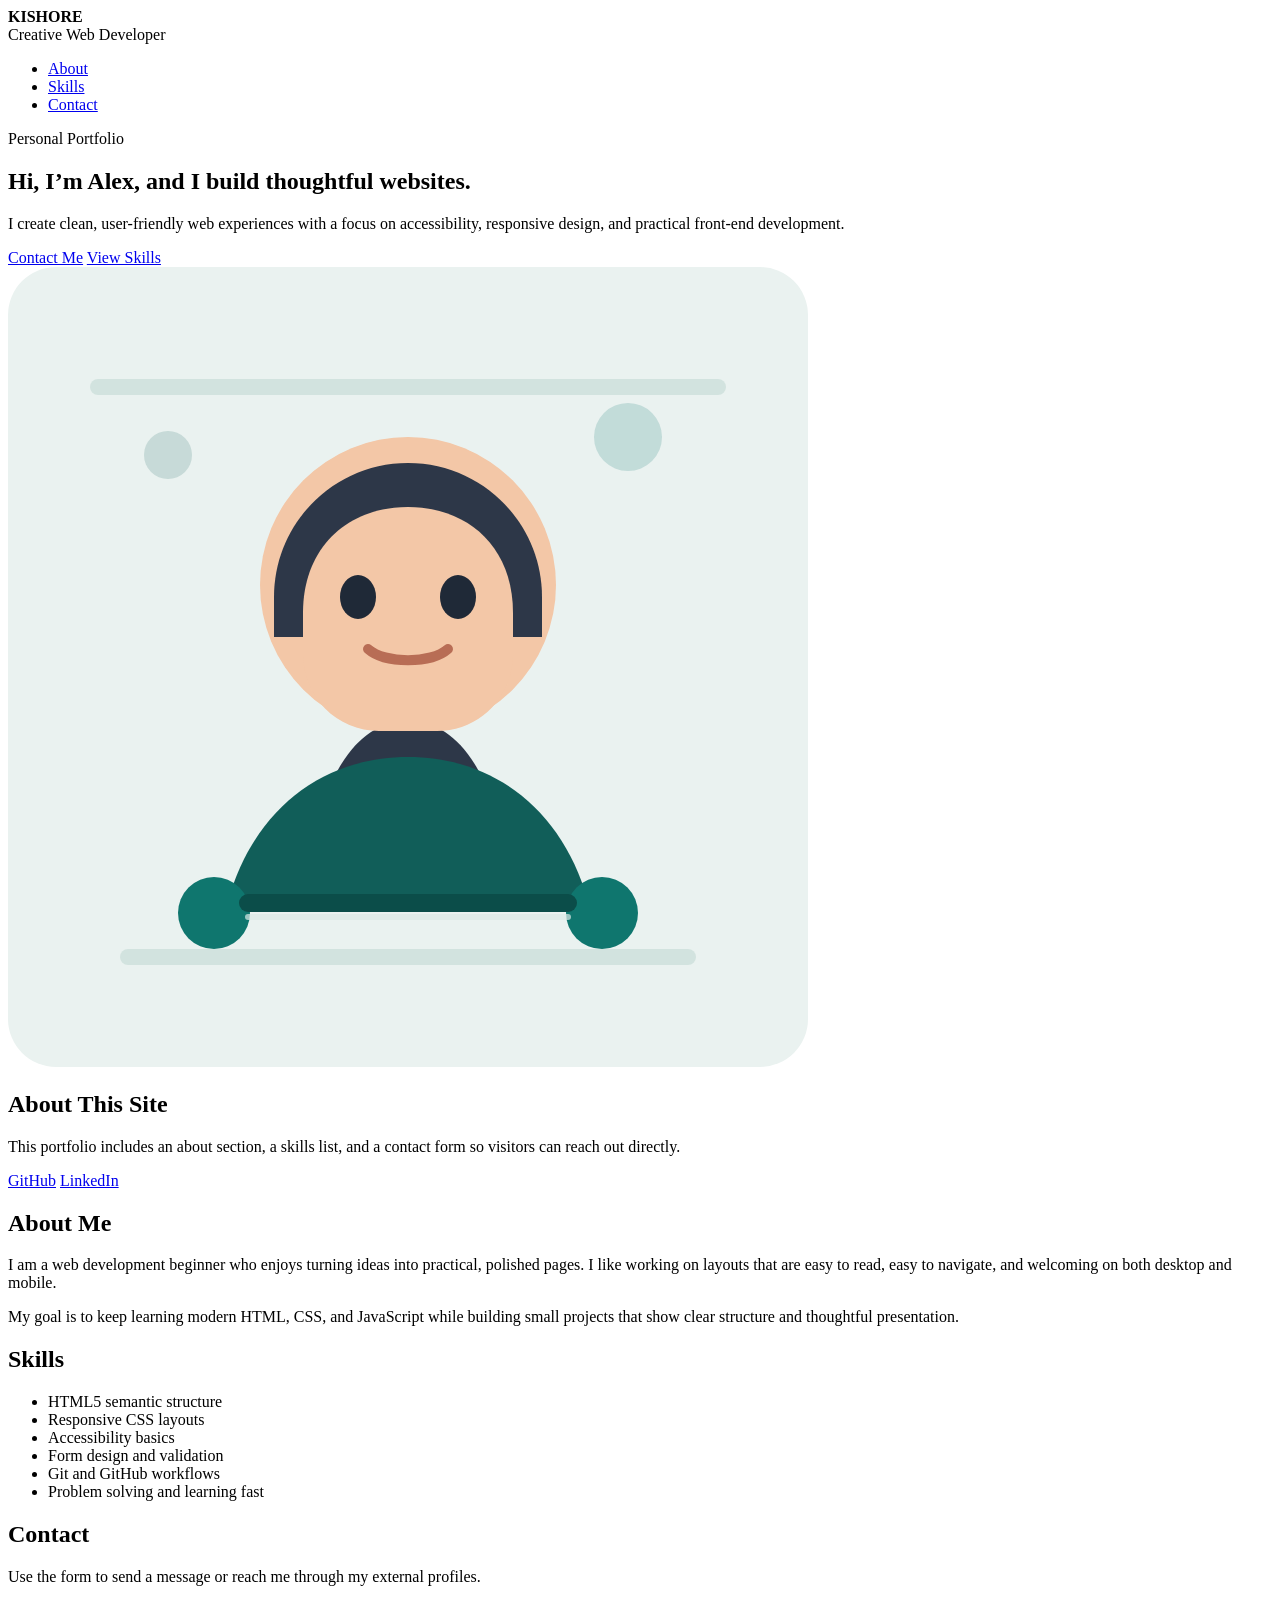
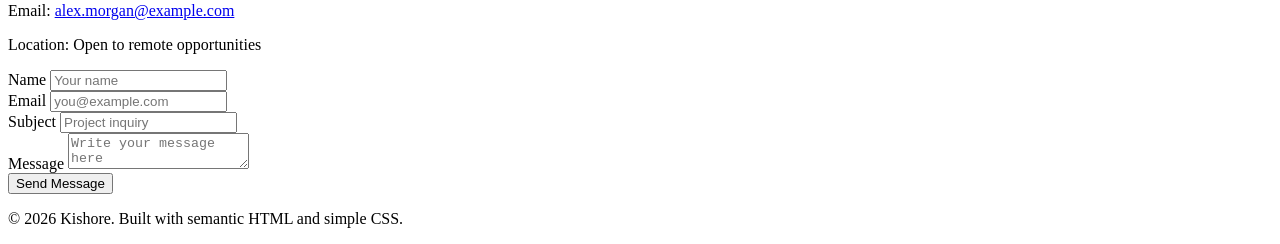
<file: Task1/index.html>
<!DOCTYPE html>
<html lang="en">
<head>
  <meta charset="UTF-8">
  <meta name="viewport" content="width=device-width, initial-scale=1.0">
  <meta name="description" content="Personal portfolio website showcasing about, skills, and contact information.">
  <title>My Portfolio</title>
</head>
<body>
  <header>
    <div class="container header-inner">
      <div>
        <strong>KISHORE</strong>
        <div>Creative Web Developer</div>
      </div>
      <nav aria-label="Primary navigation">
        <ul>
          <li><a href="#about">About</a></li>
          <li><a href="#skills">Skills</a></li>
          <li><a href="#contact">Contact</a></li>
        </ul>
      </nav>
    </div>
  </header>

  <main class="container">
    <section class="hero" aria-label="Introduction">
      <div class="hero-card">
        <span class="eyebrow">Personal Portfolio</span>
        <h1>Hi, I’m Alex, and I build thoughtful websites.</h1>
        <p>
          I create clean, user-friendly web experiences with a focus on accessibility,
          responsive design, and practical front-end development.
        </p>
        <div class="cta-row">
          <a class="button primary" href="#contact">Contact Me</a>
          <a class="button secondary" href="#skills">View Skills</a>
        </div>
      </div>

      <aside class="profile-card" aria-label="Profile image and links">
        <img src="images/profile.svg" alt="Profile picture of KISHORE">
        <h2>About This Site</h2>
        <p>
          This portfolio includes an about section, a skills list, and a contact form so
          visitors can reach out directly.
        </p>
        <div class="external-links">
          <a href="https://github.com/" target="_blank" rel="noopener noreferrer">GitHub</a>
          <a href="https://www.linkedin.com/" target="_blank" rel="noopener noreferrer">LinkedIn</a>
        </div>
      </aside>
    </section>
    <section id="about" aria-labelledby="about-title">
      <h2 id="about-title">About Me</h2>
      <p>
        I am a web development beginner who enjoys turning ideas into practical, polished
        pages. I like working on layouts that are easy to read, easy to navigate, and
        welcoming on both desktop and mobile.
      </p>
      <p>
        My goal is to keep learning modern HTML, CSS, and JavaScript while building small
        projects that show clear structure and thoughtful presentation.
      </p>
    </section>
    <section id="skills" aria-labelledby="skills-title">
      <h2 id="skills-title">Skills</h2>
      <ul class="skills-list">
        <li>HTML5 semantic structure</li>
        <li>Responsive CSS layouts</li>
        <li>Accessibility basics</li>
        <li>Form design and validation</li>
        <li>Git and GitHub workflows</li>
        <li>Problem solving and learning fast</li>
      </ul>
    </section>

    <section id="contact" aria-labelledby="contact-title">
      <h2 id="contact-title">Contact</h2>
      <div class="contact-grid">
        <div>
          <p>
            Use the form to send a message or reach me through my external profiles.
          </p>
          <p>
            Email: <a href="mailto:alex.morgan@example.com">alex.morgan@example.com</a>
          </p>
          <p>
            Location: Open to remote opportunities
          </p>
        </div>

        <div class="contact-card">
          <form action="mailto:alex.morgan@example.com" method="post" enctype="text/plain">
            <div>
              <label for="name">Name</label>
              <input type="text" id="name" name="name" required minlength="2" placeholder="Your name">
            </div>
            <div>
              <label for="email">Email</label>
              <input type="email" id="email" name="email" required placeholder="you@example.com">
            </div>
            <div>
              <label for="subject">Subject</label>
              <input type="text" id="subject" name="subject" required minlength="3" placeholder="Project inquiry">
            </div>
            <div>
              <label for="message">Message</label>
              <textarea id="message" name="message" required minlength="10" placeholder="Write your message here"></textarea>
            </div>
            <button class="button primary" type="submit">Send Message</button>
          </form>
        </div>
      </div>
    </section>
  </main>

  <footer>
    <div class="container">
      <p>&copy; 2026 Kishore. Built with semantic HTML and simple CSS.</p>
    </div>
  </footer>
</body>
</html>
</file>
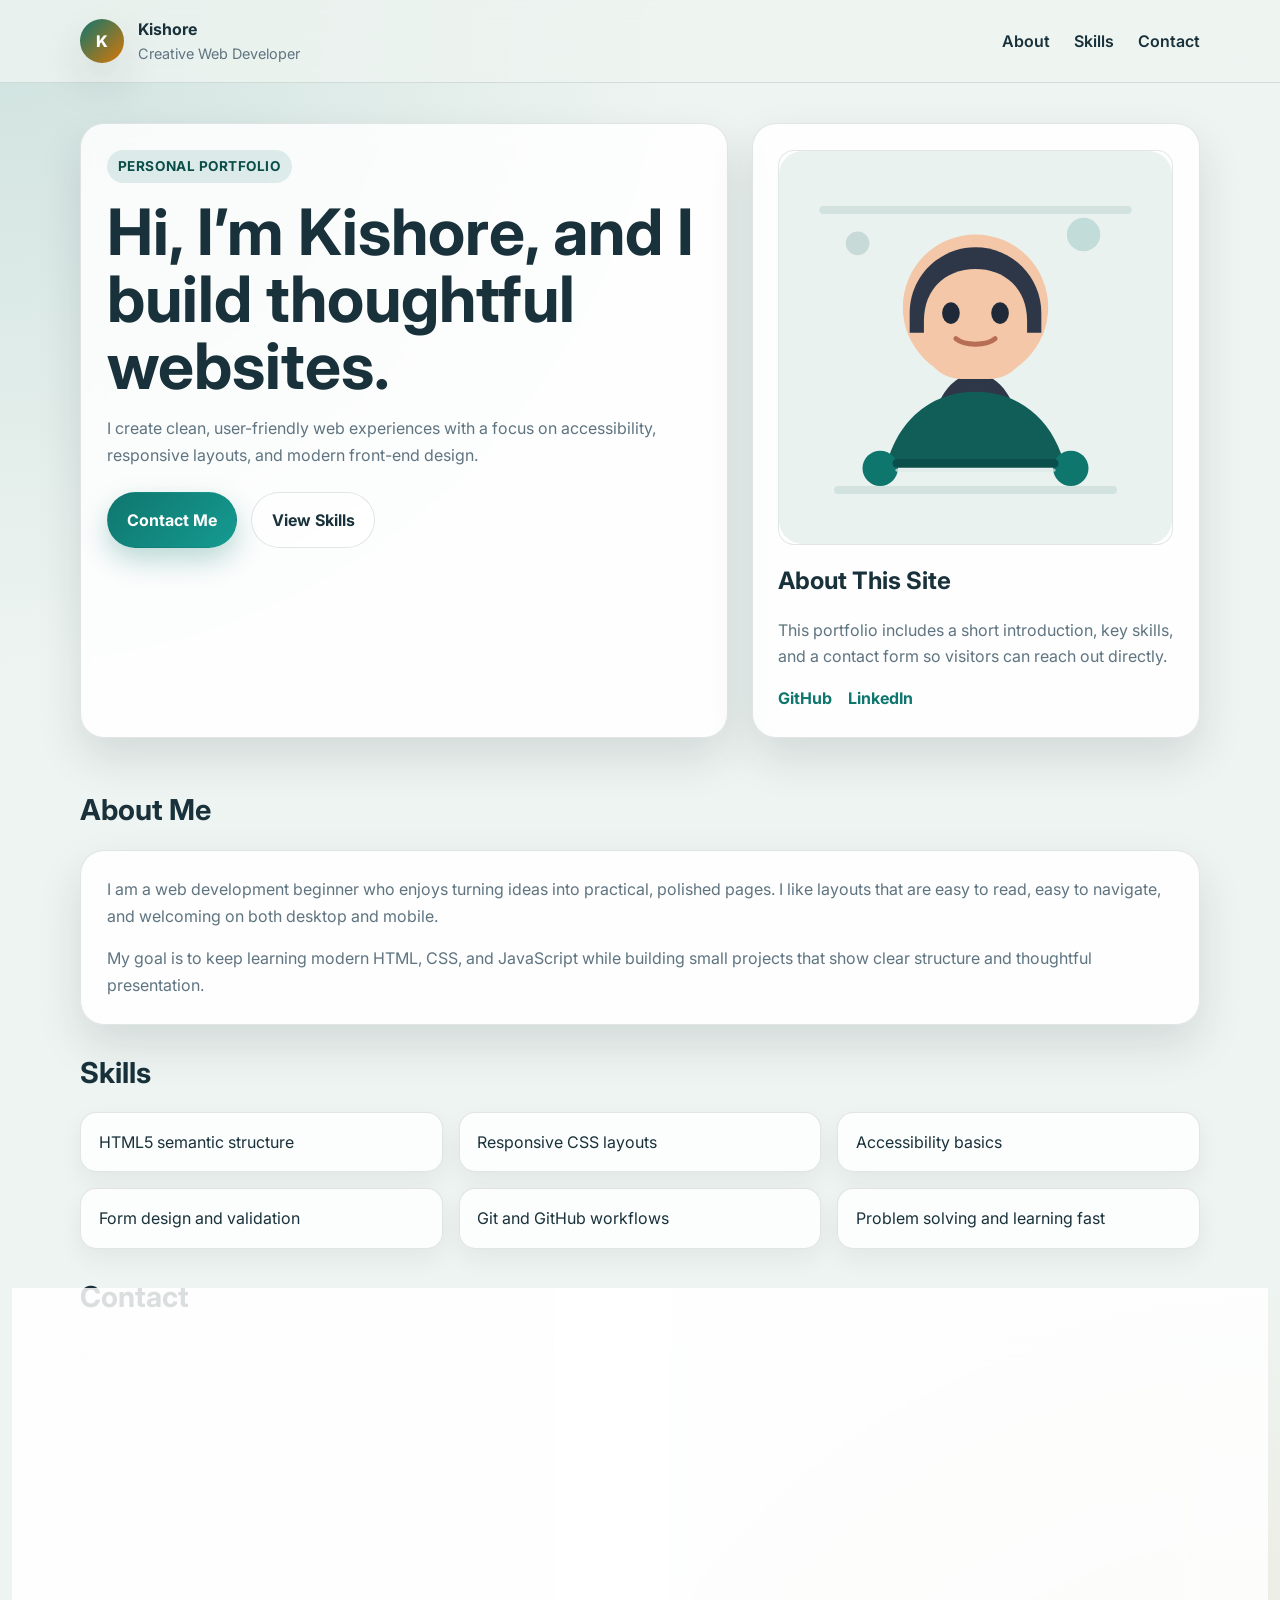
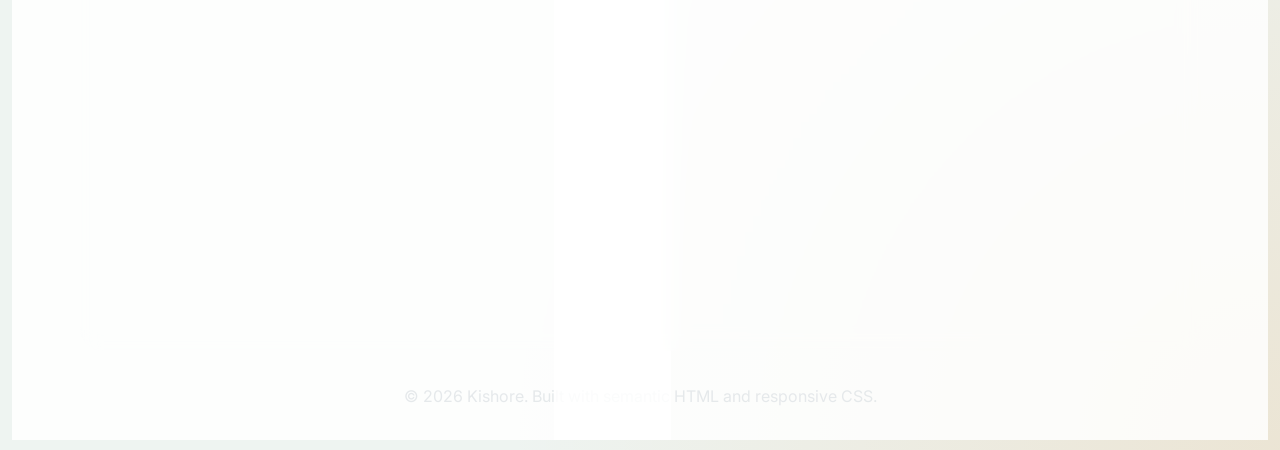
<file: Task2/index.html>
<!DOCTYPE html>
<html lang="en">
<head>
  <meta charset="UTF-8">
  <meta name="viewport" content="width=device-width, initial-scale=1.0">
  <meta name="description" content="A styled personal portfolio website with responsive layout and contact form.">
  <title>Kishore | Portfolio</title>
  <link rel="preconnect" href="https://fonts.googleapis.com">
  <link rel="preconnect" href="https://fonts.gstatic.com" crossorigin>
  <link href="https://fonts.googleapis.com/css2?family=Inter:wght@400;500;600;700;800&display=swap" rel="stylesheet">
  <link rel="stylesheet" href="style.css">
</head>
<body>
  <header class="site-header">
    <div class="container header-inner">
      <a class="brand" href="#hero" aria-label="Go to top of page">
        <span class="brand-mark">K</span>
        <span>
          <strong>Kishore</strong>
          <small>Creative Web Developer</small>
        </span>
      </a>

      <nav aria-label="Primary navigation">
        <ul class="nav-list">
          <li><a href="#about">About</a></li>
          <li><a href="#skills">Skills</a></li>
          <li><a href="#contact">Contact</a></li>
        </ul>
      </nav>
    </div>
  </header>

  <main>
    <section class="hero container" id="hero" aria-label="Introduction">
      <div class="hero-copy card">
        <span class="eyebrow">Personal Portfolio</span>
        <h1>Hi, I’m Kishore, and I build thoughtful websites.</h1>
        <p>
          I create clean, user-friendly web experiences with a focus on accessibility,
          responsive layouts, and modern front-end design.
        </p>
        <div class="cta-row">
          <a class="button primary" href="#contact">Contact Me</a>
          <a class="button secondary" href="#skills">View Skills</a>
        </div>
      </div>

      <aside class="profile-card card" aria-label="Profile image and links">
        <img src="images/profile.svg" alt="Illustrated profile portrait of Kishore">
        <h2>About This Site</h2>
        <p>
          This portfolio includes a short introduction, key skills, and a contact form so
          visitors can reach out directly.
        </p>
        <div class="external-links">
          <a href="https://github.com/" target="_blank" rel="noopener noreferrer">GitHub</a>
          <a href="https://www.linkedin.com/" target="_blank" rel="noopener noreferrer">LinkedIn</a>
        </div>
      </aside>
    </section>

    <section class="container content-section" id="about" aria-labelledby="about-title">
      <h2 id="about-title">About Me</h2>
      <div class="section-panel card">
        <p>
          I am a web development beginner who enjoys turning ideas into practical, polished
          pages. I like layouts that are easy to read, easy to navigate, and welcoming on
          both desktop and mobile.
        </p>
        <p>
          My goal is to keep learning modern HTML, CSS, and JavaScript while building small
          projects that show clear structure and thoughtful presentation.
        </p>
      </div>
    </section>

    <section class="container content-section" id="skills" aria-labelledby="skills-title">
      <h2 id="skills-title">Skills</h2>
      <ul class="skills-list">
        <li>HTML5 semantic structure</li>
        <li>Responsive CSS layouts</li>
        <li>Accessibility basics</li>
        <li>Form design and validation</li>
        <li>Git and GitHub workflows</li>
        <li>Problem solving and learning fast</li>
      </ul>
    </section>

    <section class="container content-section" id="contact" aria-labelledby="contact-title">
      <h2 id="contact-title">Contact</h2>
      <div class="contact-grid">
        <div class="section-panel card">
          <p>
            Use the form to send a message or reach me through my external profiles.
          </p>
          <p>
            Email: <a href="mailto:alex.morgan@example.com">alex.morgan@example.com</a>
          </p>
          <p>
            Location: Open to remote opportunities
          </p>
        </div>

        <div class="contact-card card">
          <form action="mailto:alex.morgan@example.com" method="post" enctype="text/plain">
            <div class="field">
              <label for="name">Name</label>
              <input type="text" id="name" name="name" required minlength="2" placeholder="Your name">
            </div>
            <div class="field">
              <label for="email">Email</label>
              <input type="email" id="email" name="email" required placeholder="you@example.com">
            </div>
            <div class="field">
              <label for="subject">Subject</label>
              <input type="text" id="subject" name="subject" required minlength="3" placeholder="Project inquiry">
            </div>
            <div class="field">
              <label for="message">Message</label>
              <textarea id="message" name="message" required minlength="10" placeholder="Write your message here"></textarea>
            </div>
            <button class="button primary" type="submit">Send Message</button>
          </form>
        </div>
      </div>
    </section>
  </main>

  <footer class="site-footer">
    <div class="container">
      <p>&copy; 2026 Kishore. Built with semantic HTML and responsive CSS.</p>
    </div>
  </footer>
</body>
</html>
</file>
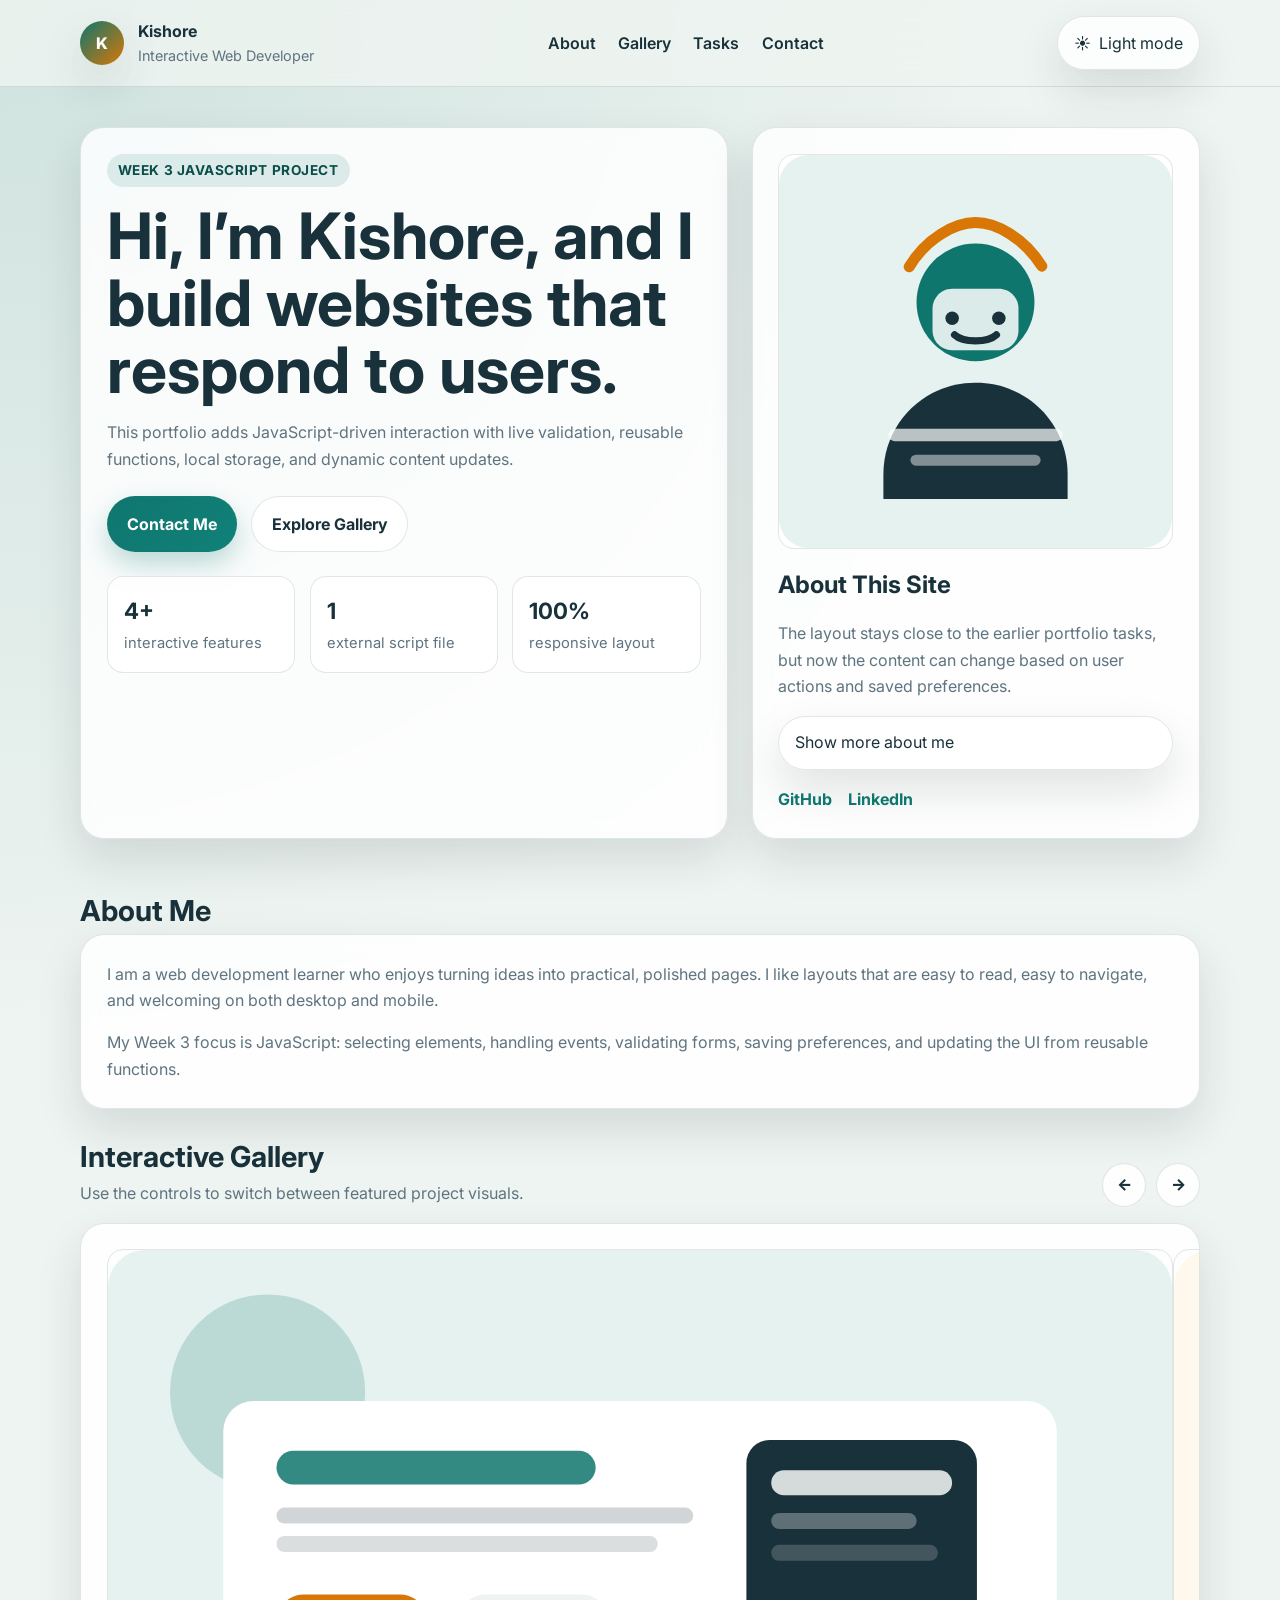
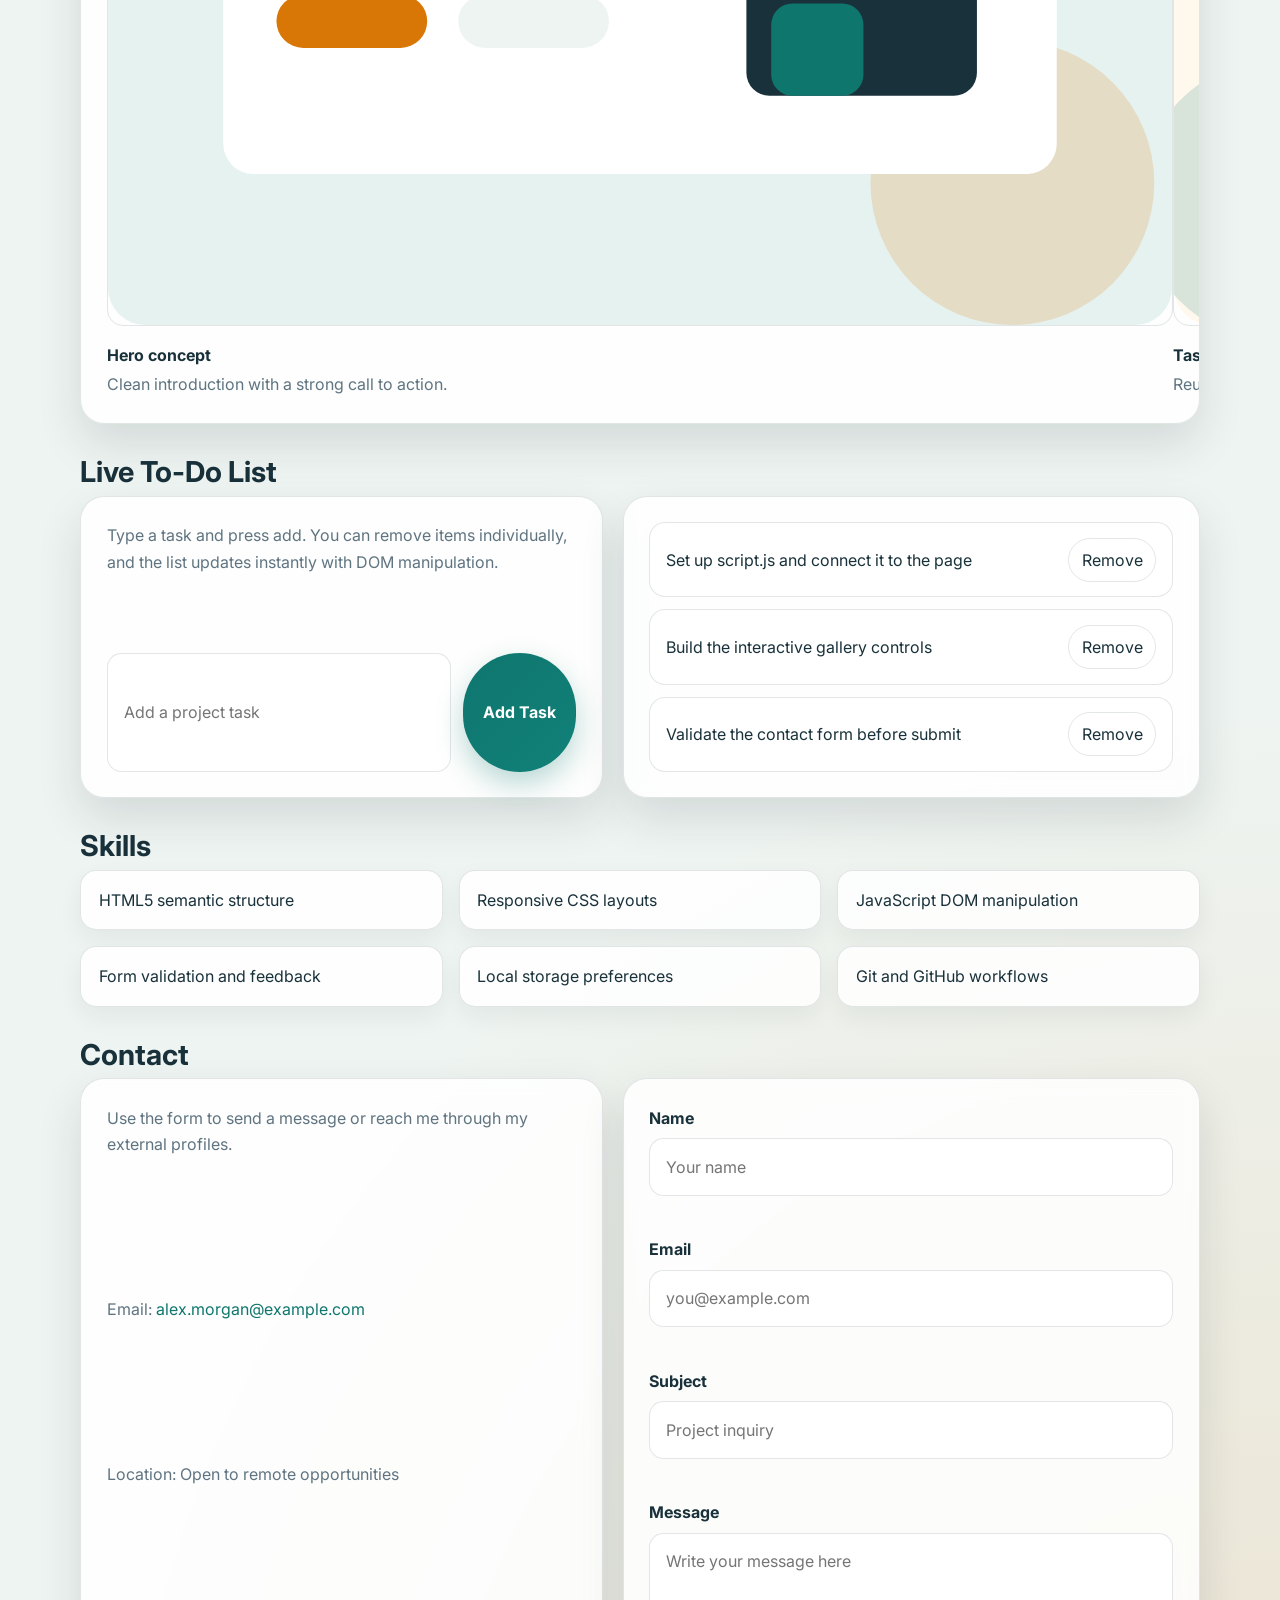
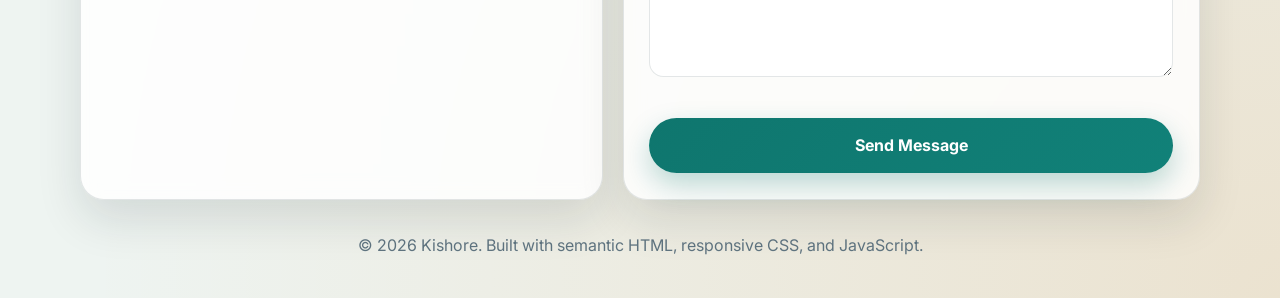
<file: Task3/index.html>
<!DOCTYPE html>
<html lang="en">
<head>
  <meta charset="UTF-8">
  <meta name="viewport" content="width=device-width, initial-scale=1.0">
  <meta name="description" content="Interactive portfolio website with JavaScript features, validation, and local storage.">
  <title>Kishore | Interactive Portfolio</title>
  <link rel="preconnect" href="https://fonts.googleapis.com">
  <link rel="preconnect" href="https://fonts.gstatic.com" crossorigin>
  <link href="https://fonts.googleapis.com/css2?family=Inter:wght@400;500;600;700;800&display=swap" rel="stylesheet">
  <link rel="stylesheet" href="style.css">
  <script src="script.js" defer></script>
</head>
<body>
  <div class="page-shell">
    <header class="site-header">
      <div class="container header-inner">
        <a class="brand" href="#hero" aria-label="Go to top of page">
          <span class="brand-mark">K</span>
          <span>
            <strong>Kishore</strong>
            <small>Interactive Web Developer</small>
          </span>
        </a>

        <nav aria-label="Primary navigation">
          <ul class="nav-list">
            <li><a href="#about">About</a></li>
            <li><a href="#gallery">Gallery</a></li>
            <li><a href="#tasks">Tasks</a></li>
            <li><a href="#contact">Contact</a></li>
          </ul>
        </nav>

        <button class="theme-toggle" type="button" data-theme-toggle aria-pressed="false">
          <span class="theme-toggle-icon" aria-hidden="true">☀</span>
          <span data-theme-label>Light mode</span>
        </button>
      </div>
    </header>

    <main>
      <section class="hero container" id="hero" aria-label="Introduction">
        <div class="hero-copy card reveal">
          <span class="eyebrow">Week 3 JavaScript Project</span>
          <h1>Hi, I’m Kishore, and I build websites that respond to users.</h1>
          <p>
            This portfolio adds JavaScript-driven interaction with live validation,
            reusable functions, local storage, and dynamic content updates.
          </p>
          <div class="cta-row">
            <a class="button primary" href="#contact">Contact Me</a>
            <a class="button secondary" href="#gallery">Explore Gallery</a>
          </div>
          <div class="hero-metrics" aria-label="Project highlights">
            <article>
              <strong>4+</strong>
              <span>interactive features</span>
            </article>
            <article>
              <strong>1</strong>
              <span>external script file</span>
            </article>
            <article>
              <strong>100%</strong>
              <span>responsive layout</span>
            </article>
          </div>
        </div>

        <aside class="profile-card card reveal" aria-label="Profile image and links">
          <img src="images/profile.svg" alt="Illustrated profile portrait of Kishore">
          <h2>About This Site</h2>
          <p>
            The layout stays close to the earlier portfolio tasks, but now the content can
            change based on user actions and saved preferences.
          </p>
          <button class="text-button" type="button" data-bio-toggle>Show more about me</button>
          <p class="hidden-bio" data-bio hidden>
            I focus on clean structure, readable interfaces, and small interactions that
            make a static page feel alive without adding unnecessary complexity.
          </p>
          <div class="external-links">
            <a href="https://github.com/" target="_blank" rel="noopener noreferrer">GitHub</a>
            <a href="https://www.linkedin.com/" target="_blank" rel="noopener noreferrer">LinkedIn</a>
          </div>
        </aside>
      </section>

      <section class="container content-section" id="about" aria-labelledby="about-title">
        <h2 id="about-title">About Me</h2>
        <div class="section-panel card reveal">
          <p>
            I am a web development learner who enjoys turning ideas into practical, polished
            pages. I like layouts that are easy to read, easy to navigate, and welcoming on
            both desktop and mobile.
          </p>
          <p>
            My Week 3 focus is JavaScript: selecting elements, handling events, validating
            forms, saving preferences, and updating the UI from reusable functions.
          </p>
        </div>
      </section>

      <section class="container content-section" id="gallery" aria-labelledby="gallery-title">
        <div class="section-heading">
          <div>
            <h2 id="gallery-title">Interactive Gallery</h2>
            <p>Use the controls to switch between featured project visuals.</p>
          </div>
          <div class="slider-controls" aria-label="Slider controls">
            <button class="icon-button" type="button" data-prev-slide aria-label="Previous slide">←</button>
            <button class="icon-button" type="button" data-next-slide aria-label="Next slide">→</button>
          </div>
        </div>

        <div class="slider card reveal" data-slider>
          <div class="slider-track" data-slider-track>
            <figure class="slide is-active" data-slide>
              <img src="images/slide-1.svg" alt="Abstract portfolio preview with teal shapes">
              <figcaption>
                <strong>Hero concept</strong>
                <span>Clean introduction with a strong call to action.</span>
              </figcaption>
            </figure>
            <figure class="slide" data-slide>
              <img src="images/slide-2.svg" alt="Task board preview with warm accents">
              <figcaption>
                <strong>Task board</strong>
                <span>Reusable components for a focused to-do list section.</span>
              </figcaption>
            </figure>
            <figure class="slide" data-slide>
              <img src="images/slide-3.svg" alt="Contact form preview with dark interface">
              <figcaption>
                <strong>Contact form</strong>
                <span>Validation and feedback that reacts in real time.</span>
              </figcaption>
            </figure>
          </div>
        </div>
      </section>

      <section class="container content-section" id="tasks" aria-labelledby="tasks-title">
        <h2 id="tasks-title">Live To-Do List</h2>
        <div class="tasks-grid">
          <div class="card panel reveal">
            <p>
              Type a task and press add. You can remove items individually, and the list updates
              instantly with DOM manipulation.
            </p>
            <form class="todo-form" data-todo-form>
              <label class="sr-only" for="todo-input">New task</label>
              <input id="todo-input" type="text" name="task" placeholder="Add a project task" autocomplete="off">
              <button class="button primary" type="submit">Add Task</button>
            </form>
          </div>

          <div class="card panel reveal">
            <ul class="todo-list" data-todo-list aria-live="polite" aria-label="Task list"></ul>
          </div>
        </div>
      </section>

      <section class="container content-section" id="skills" aria-labelledby="skills-title">
        <h2 id="skills-title">Skills</h2>
        <ul class="skills-list reveal">
          <li>HTML5 semantic structure</li>
          <li>Responsive CSS layouts</li>
          <li>JavaScript DOM manipulation</li>
          <li>Form validation and feedback</li>
          <li>Local storage preferences</li>
          <li>Git and GitHub workflows</li>
        </ul>
      </section>

      <section class="container content-section" id="contact" aria-labelledby="contact-title">
        <h2 id="contact-title">Contact</h2>
        <div class="contact-grid">
          <div class="section-panel card reveal">
            <p>
              Use the form to send a message or reach me through my external profiles.
            </p>
            <p>
              Email: <a href="mailto:alex.morgan@example.com">alex.morgan@example.com</a>
            </p>
            <p>
              Location: Open to remote opportunities
            </p>
            <div class="status-message" data-form-status role="status" aria-live="polite"></div>
          </div>

          <div class="contact-card card reveal">
            <form id="contact-form" novalidate>
              <div class="field">
                <label for="name">Name</label>
                <input type="text" id="name" name="name" autocomplete="name" placeholder="Your name">
                <small class="field-error" data-error-for="name"></small>
              </div>
              <div class="field">
                <label for="email">Email</label>
                <input type="email" id="email" name="email" autocomplete="email" placeholder="you@example.com">
                <small class="field-error" data-error-for="email"></small>
              </div>
              <div class="field">
                <label for="subject">Subject</label>
                <input type="text" id="subject" name="subject" placeholder="Project inquiry">
                <small class="field-error" data-error-for="subject"></small>
              </div>
              <div class="field">
                <label for="message">Message</label>
                <textarea id="message" name="message" placeholder="Write your message here"></textarea>
                <small class="field-error" data-error-for="message"></small>
              </div>
              <button class="button primary" type="submit">Send Message</button>
            </form>
          </div>
        </div>
      </section>
    </main>

    <footer class="site-footer">
      <div class="container">
        <p>&copy; 2026 Kishore. Built with semantic HTML, responsive CSS, and JavaScript.</p>
      </div>
    </footer>
  </div>
</body>
</html>
</file>
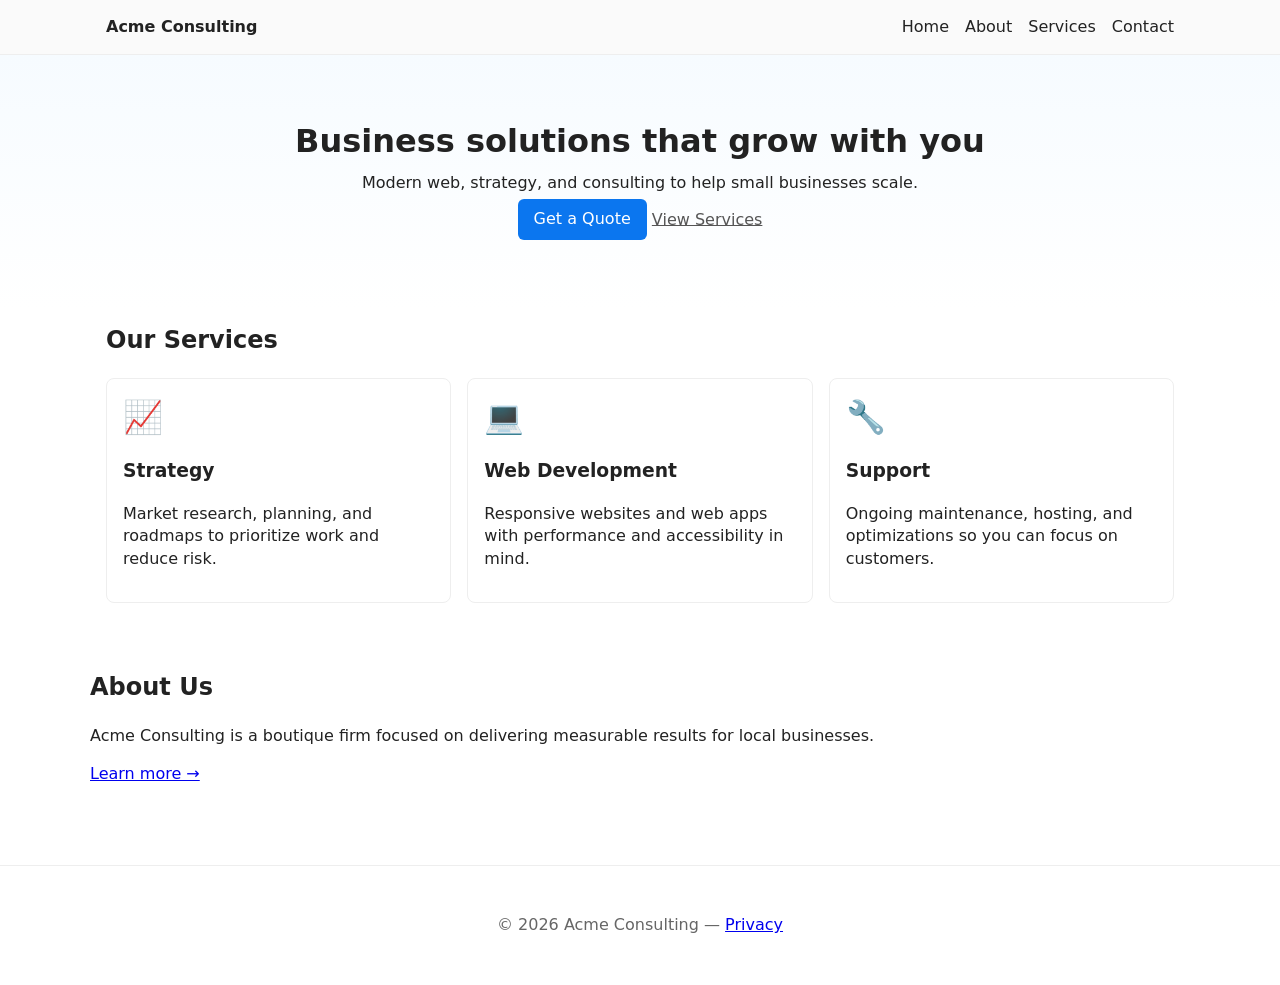
<file: Task4/index.html>
<!doctype html>
<html lang="en">
<head>
  <meta charset="utf-8" />
  <meta name="viewport" content="width=device-width,initial-scale=1" />
  <title>Acme Consulting — Business Solutions</title>
  <link rel="stylesheet" href="css/style.css">
</head>
<body>
  <header class="site-header">
    <div class="container header-inner">
      <a class="brand" href="index.html">Acme Consulting</a>
      <button class="nav-toggle" aria-label="Open navigation">☰</button>
      <nav class="nav" id="main-nav">
        <a href="index.html">Home</a>
        <a href="about.html">About</a>
        <a href="services.html">Services</a>
        <a href="contact.html">Contact</a>
      </nav>
    </div>
  </header>

  <main>
    <section class="hero">
      <div class="container">
        <h1>Business solutions that grow with you</h1>
        <p>Modern web, strategy, and consulting to help small businesses scale.</p>
        <p><a class="btn" href="contact.html">Get a Quote</a> <a class="muted" href="services.html">View Services</a></p>
      </div>
    </section>

    <section class="services-preview container">
      <h2>Our Services</h2>
      <div class="cards">
        <article class="card">
          <div class="card-media">📈</div>
          <h3>Strategy</h3>
          <p>Market research, planning, and roadmaps to prioritize work and reduce risk.</p>
        </article>
        <article class="card">
          <div class="card-media">💻</div>
          <h3>Web Development</h3>
          <p>Responsive websites and web apps with performance and accessibility in mind.</p>
        </article>
        <article class="card">
          <div class="card-media">🔧</div>
          <h3>Support</h3>
          <p>Ongoing maintenance, hosting, and optimizations so you can focus on customers.</p>
        </article>
      </div>
    </section>

    <section class="about-snip container">
      <h2>About Us</h2>
      <p>Acme Consulting is a boutique firm focused on delivering measurable results for local businesses.</p>
      <p><a href="about.html">Learn more →</a></p>
    </section>
  </main>

  <footer class="site-footer">
    <div class="container">
      <p>© <span id="year"></span> Acme Consulting — <a href="privacy.html">Privacy</a></p>
    </div>
  </footer>

  <script src="js/script.js"></script>
</body>
</html>
</file>
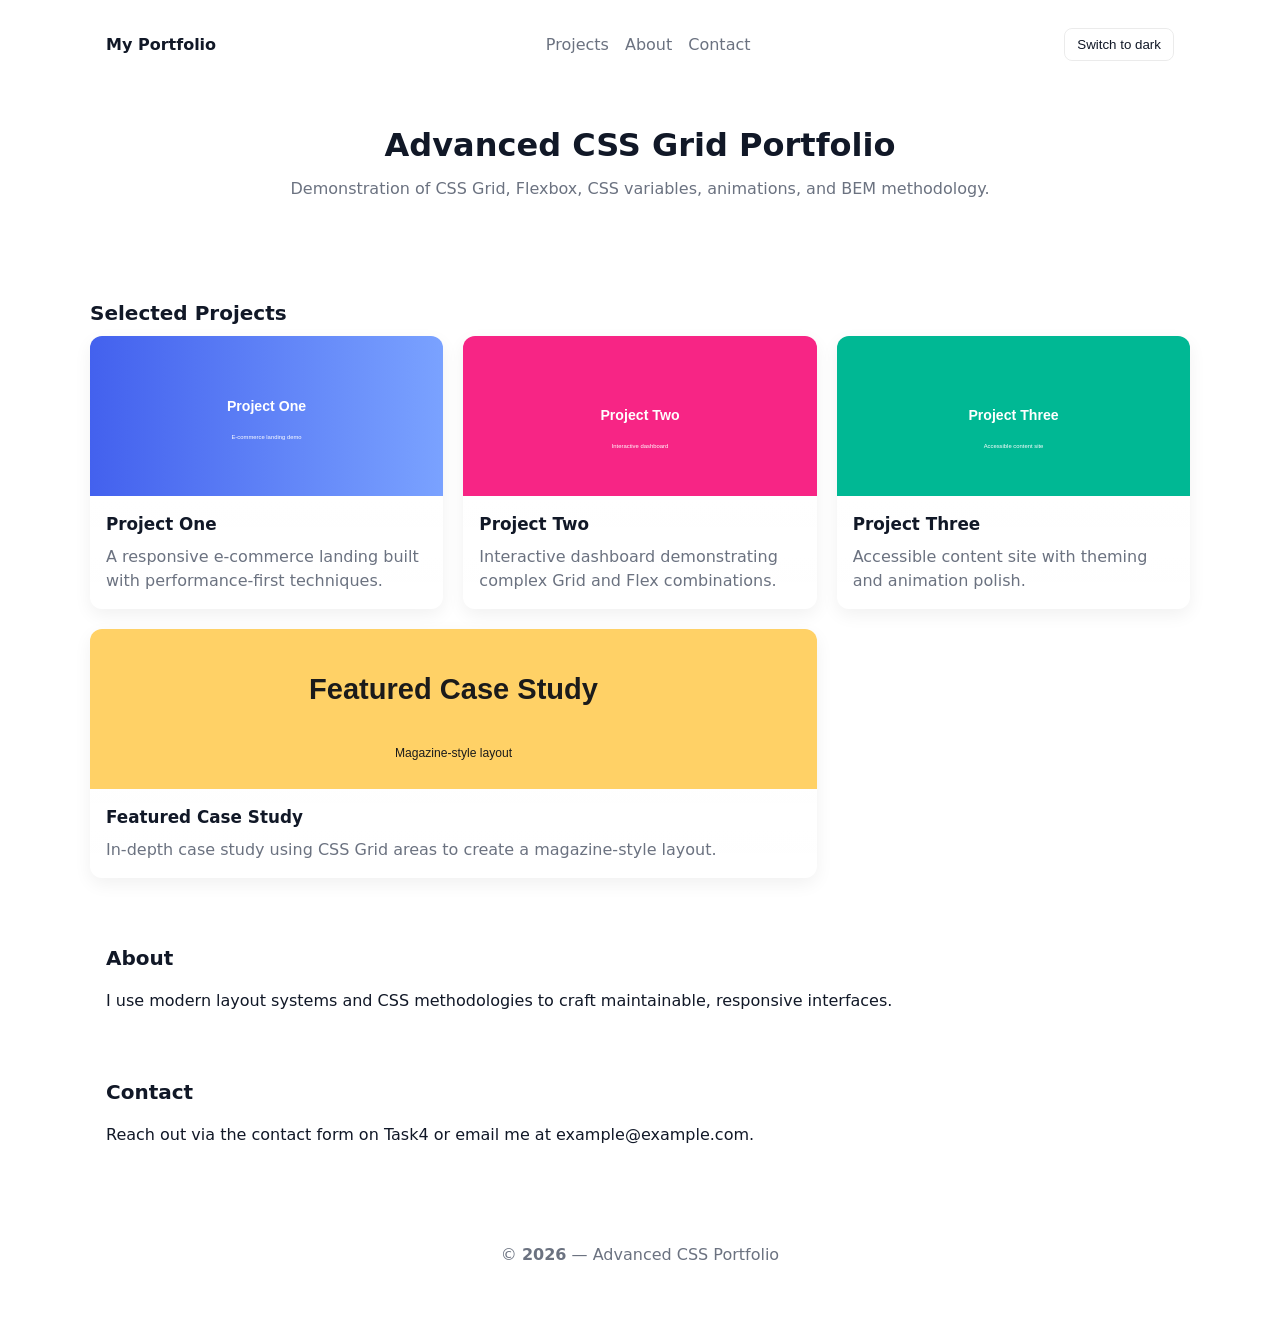
<file: Task5/index.html>
<!doctype html>
<html lang="en">
<head>
  <meta charset="utf-8">
  <meta name="viewport" content="width=device-width,initial-scale=1">
  <title>Advanced Portfolio — CSS Grid Showcase</title>
  <link rel="stylesheet" href="css/main.css">
  <link rel="stylesheet" href="css/layout.css">
  <link rel="stylesheet" href="css/animations.css">
</head>
<body>
  <header class="header header--site">
    <div class="container header__inner">
      <a class="brand header__brand" href="#">My Portfolio</a>
      <nav class="nav header__nav">
        <a class="nav__item" href="#projects">Projects</a>
        <a class="nav__item" href="#about">About</a>
        <a class="nav__item" href="#contact">Contact</a>
      </nav>
      <button id="themeToggle" class="btn btn--ghost header__theme" aria-pressed="false">Switch theme</button>
    </div>
  </header>

  <main class="main">
    <section class="hero container">
      <h1 class="hero__title">Advanced CSS Grid Portfolio</h1>
      <p class="hero__lead">Demonstration of CSS Grid, Flexbox, CSS variables, animations, and BEM methodology.</p>
    </section>

    <section id="projects" class="container portfolio">
      <h2 class="section__title">Selected Projects</h2>
      <div class="portfolio-grid">
        <article class="project-card">
          <div class="project-card__media"> <img alt="Project 1" src="images/placeholder-1.svg"> </div>
          <div class="project-card__body">
            <h3 class="project-card__title">Project One</h3>
            <p class="project-card__desc">A responsive e-commerce landing built with performance-first techniques.</p>
          </div>
        </article>
        <article class="project-card">
          <div class="project-card__media"> <img alt="Project 2" src="images/placeholder-2.svg"> </div>
          <div class="project-card__body">
            <h3 class="project-card__title">Project Two</h3>
            <p class="project-card__desc">Interactive dashboard demonstrating complex Grid and Flex combinations.</p>
          </div>
        </article>
        <article class="project-card">
          <div class="project-card__media"> <img alt="Project 3" src="images/placeholder-3.svg"> </div>
          <div class="project-card__body">
            <h3 class="project-card__title">Project Three</h3>
            <p class="project-card__desc">Accessible content site with theming and animation polish.</p>
          </div>
        </article>
        <article class="project-card project-card--large">
          <div class="project-card__media"> <img alt="Project 4" src="images/placeholder-4.svg"> </div>
          <div class="project-card__body">
            <h3 class="project-card__title">Featured Case Study</h3>
            <p class="project-card__desc">In-depth case study using CSS Grid areas to create a magazine-style layout.</p>
          </div>
        </article>
      </div>
    </section>

    <section id="about" class="container about">
      <h2 class="section__title">About</h2>
      <p>I use modern layout systems and CSS methodologies to craft maintainable, responsive interfaces.</p>
    </section>

    <section id="contact" class="container contact">
      <h2 class="section__title">Contact</h2>
      <p>Reach out via the contact form on Task4 or email me at example@example.com.</p>
    </section>
  </main>

  <footer class="site-footer">
    <div class="container">
      <p>© <span id="year"></span> — Advanced CSS Portfolio</p>
    </div>
  </footer>

  <script src="js/theme-switcher.js"></script>
</body>
</html>
</file>
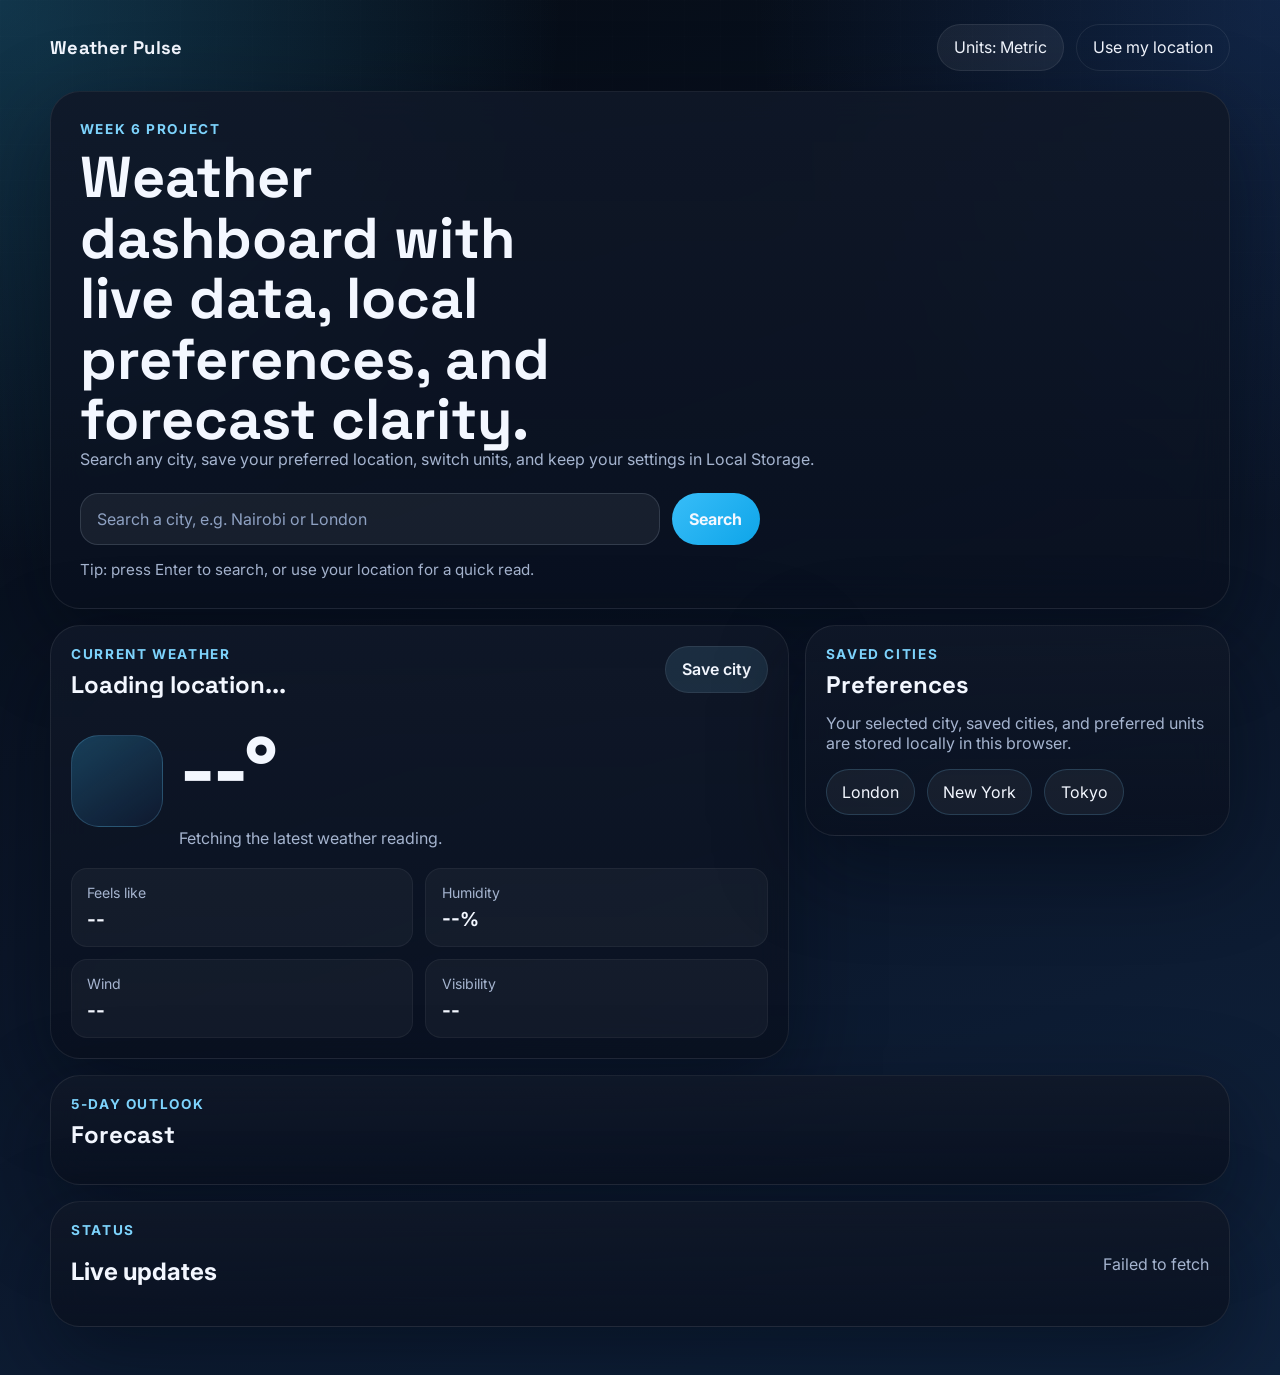
<file: Task6/index.html>
<!doctype html>
<html lang="en">
<head>
  <meta charset="utf-8">
  <meta name="viewport" content="width=device-width,initial-scale=1">
  <meta name="theme-color" content="#0f172a">
  <title>Weather Pulse Dashboard</title>
  <link rel="preconnect" href="https://fonts.googleapis.com">
  <link rel="preconnect" href="https://fonts.gstatic.com" crossorigin>
  <link href="https://fonts.googleapis.com/css2?family=Inter:wght@400;500;600;700;800&family=Space+Grotesk:wght@500;700&display=swap" rel="stylesheet">
  <link rel="stylesheet" href="css/styles.css">
</head>
<body>
  <div class="page-shell">
    <header class="topbar">
      <a class="brand" href="#main">Weather Pulse</a>
      <div class="topbar__actions">
        <button class="chip" id="unitToggle" type="button" aria-pressed="false">Units: Metric</button>
        <button class="chip chip--ghost" id="locationButton" type="button">Use my location</button>
      </div>
    </header>

    <main id="main" class="app-shell">
      <section class="hero panel">
        <div class="hero__copy">
          <p class="eyebrow">Week 6 Project</p>
          <h1>Weather dashboard with live data, local preferences, and forecast clarity.</h1>
          <p class="hero__text">Search any city, save your preferred location, switch units, and keep your settings in Local Storage.</p>
        </div>

        <form id="searchForm" class="search-bar" autocomplete="off" novalidate>
          <label class="sr-only" for="cityInput">Search for a city</label>
          <input id="cityInput" name="city" type="search" placeholder="Search a city, e.g. Nairobi or London" required>
          <button class="search-bar__button" type="submit">Search</button>
        </form>

        <p class="search-hint">Tip: press Enter to search, or use your location for a quick read.</p>
      </section>

      <section class="grid-layout" aria-label="Weather overview">
        <article class="panel current-weather" id="currentWeatherCard" aria-live="polite">
          <div class="panel__heading">
            <div>
              <p class="eyebrow">Current weather</p>
              <h2 id="locationTitle">Loading location...</h2>
            </div>
            <button class="favorite-toggle" id="favoriteButton" type="button" aria-pressed="false">Save city</button>
          </div>

          <div class="current-weather__body">
            <div class="weather-mark" id="weatherMark" aria-hidden="true"></div>
            <div>
              <p class="temperature" id="temperatureValue">--°</p>
              <p class="weather-summary" id="weatherSummary">Fetching the latest weather reading.</p>
            </div>
          </div>

          <dl class="stats-grid">
            <div class="stat-card">
              <dt>Feels like</dt>
              <dd id="feelsLikeValue">--</dd>
            </div>
            <div class="stat-card">
              <dt>Humidity</dt>
              <dd id="humidityValue">--%</dd>
            </div>
            <div class="stat-card">
              <dt>Wind</dt>
              <dd id="windValue">--</dd>
            </div>
            <div class="stat-card">
              <dt>Visibility</dt>
              <dd id="visibilityValue">--</dd>
            </div>
          </dl>
        </article>

        <aside class="panel side-panel">
          <div class="panel__heading">
            <div>
              <p class="eyebrow">Saved cities</p>
              <h2>Preferences</h2>
            </div>
          </div>
          <p class="side-panel__copy">Your selected city, saved cities, and preferred units are stored locally in this browser.</p>
          <div id="favoritesList" class="favorites-list" aria-label="Saved cities"></div>
        </aside>
      </section>

      <section class="panel forecast-panel">
        <div class="panel__heading">
          <div>
            <p class="eyebrow">5-day outlook</p>
            <h2>Forecast</h2>
          </div>
        </div>
        <div id="forecastGrid" class="forecast-grid" aria-live="polite"></div>
      </section>

      <section class="panel insights-panel">
        <div>
          <p class="eyebrow">Status</p>
          <h2>Live updates</h2>
        </div>
        <p id="statusMessage" class="status-message">Ready to search.</p>
      </section>
    </main>
  </div>

  <div id="loadingOverlay" class="loading-overlay" hidden>
    <div class="loading-card" role="status" aria-live="polite">
      <span class="loading-spinner" aria-hidden="true"></span>
      <p>Loading weather data...</p>
    </div>
  </div>

  <div id="liveRegion" class="sr-only" aria-live="polite" aria-atomic="true"></div>

  <script type="module" src="js/app.js"></script>
</body>
</html>
</file>
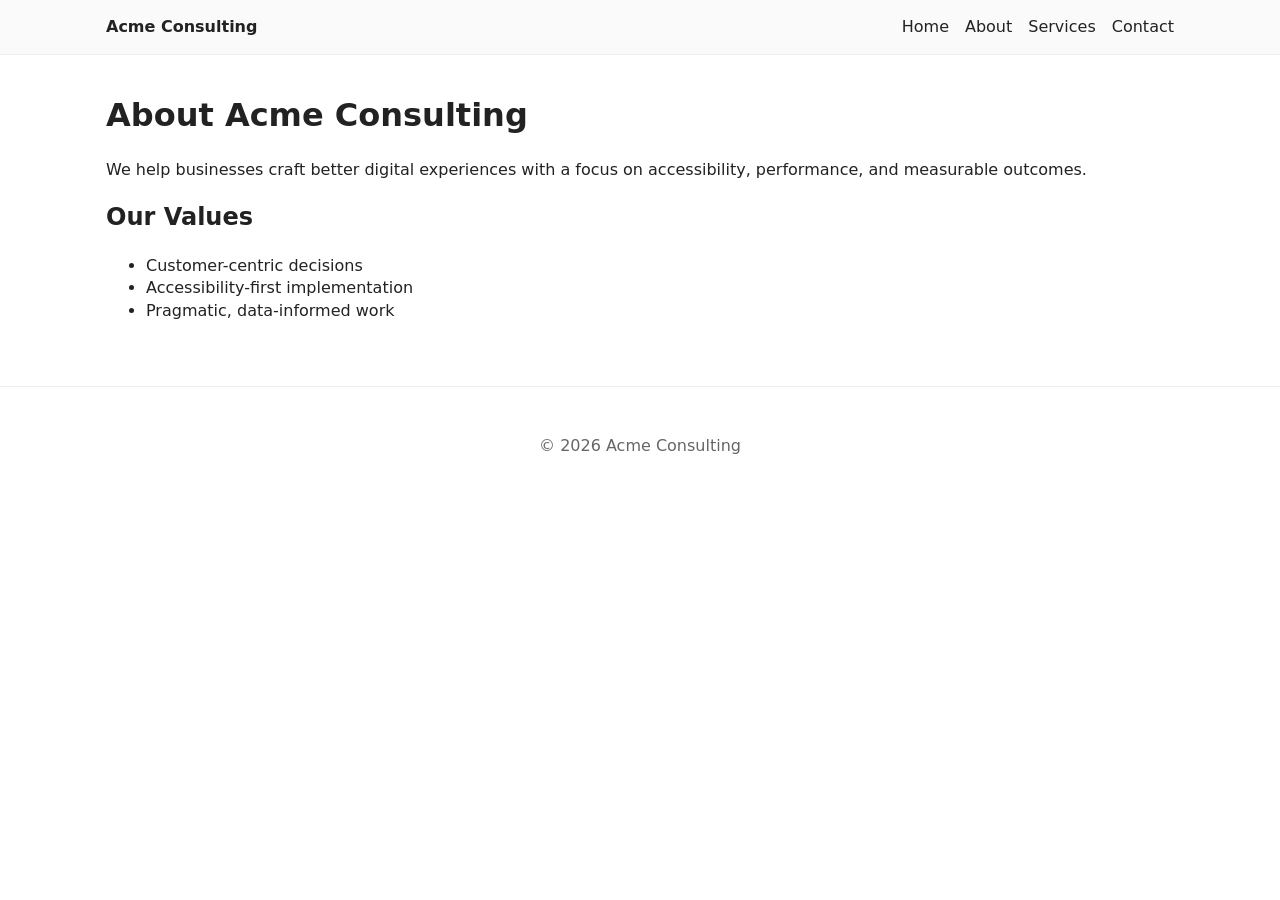
<file: Task4/about.html>
<!doctype html>
<html lang="en">
<head>
  <meta charset="utf-8" />
  <meta name="viewport" content="width=device-width,initial-scale=1" />
  <title>About — Acme Consulting</title>
  <link rel="stylesheet" href="css/style.css">
</head>
<body>
  <header class="site-header">
    <div class="container header-inner">
      <a class="brand" href="index.html">Acme Consulting</a>
      <button class="nav-toggle" aria-label="Open navigation">☰</button>
      <nav class="nav" id="main-nav">
        <a href="index.html">Home</a>
        <a href="about.html">About</a>
        <a href="services.html">Services</a>
        <a href="contact.html">Contact</a>
      </nav>
    </div>
  </header>

  <main class="container">
    <h1>About Acme Consulting</h1>
    <p>We help businesses craft better digital experiences with a focus on accessibility, performance, and measurable outcomes.</p>
    <h2>Our Values</h2>
    <ul>
      <li>Customer-centric decisions</li>
      <li>Accessibility-first implementation</li>
      <li>Pragmatic, data-informed work</li>
    </ul>
  </main>

  <footer class="site-footer">
    <div class="container">
      <p>© <span id="year"></span> Acme Consulting</p>
    </div>
  </footer>

  <script src="js/script.js"></script>
</body>
</html>
</file>
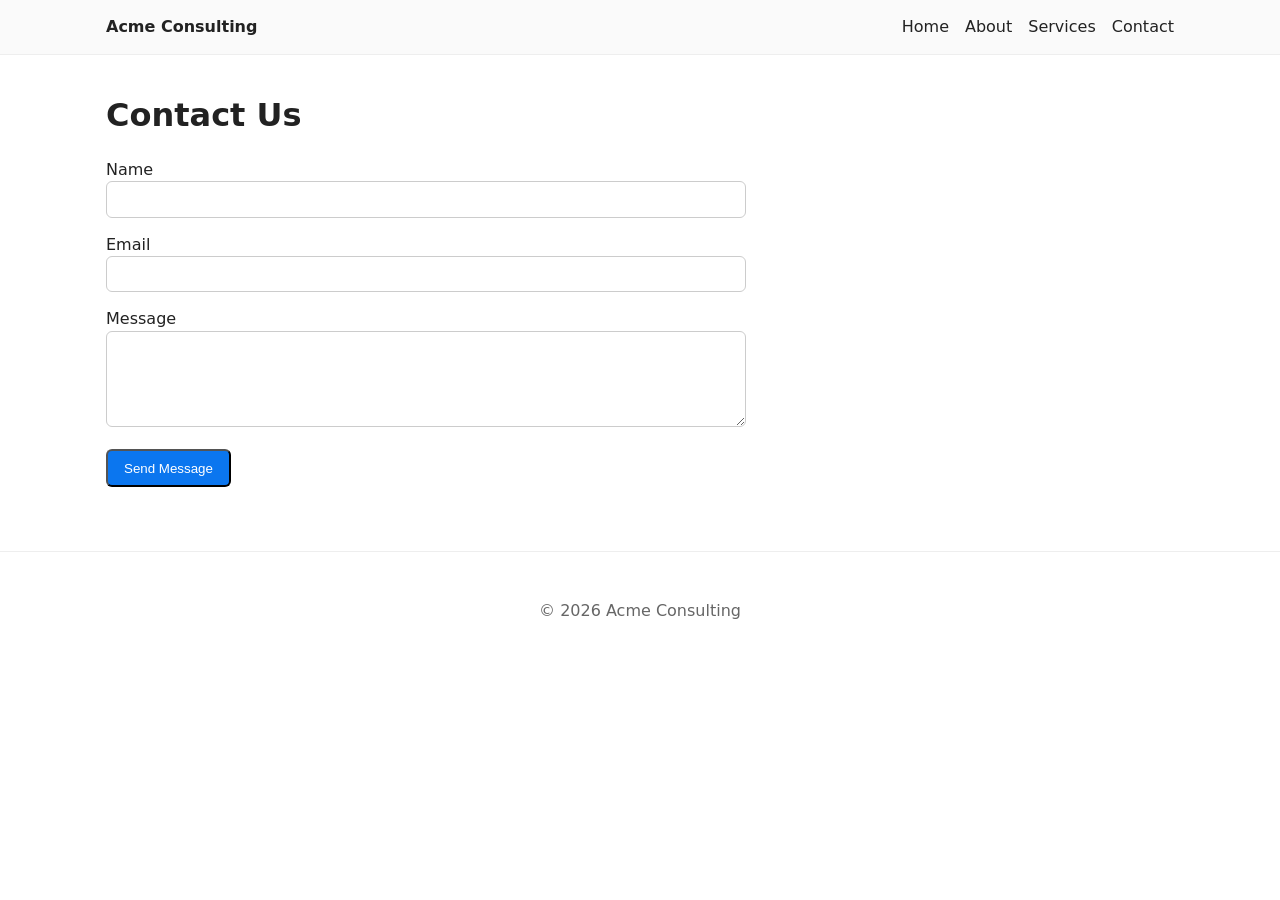
<file: Task4/contact.html>
<!doctype html>
<html lang="en">
<head>
  <meta charset="utf-8" />
  <meta name="viewport" content="width=device-width,initial-scale=1" />
  <title>Contact — Acme Consulting</title>
  <link rel="stylesheet" href="css/style.css">
</head>
<body>
  <header class="site-header">
    <div class="container header-inner">
      <a class="brand" href="index.html">Acme Consulting</a>
      <button class="nav-toggle" aria-label="Open navigation">☰</button>
      <nav class="nav" id="main-nav">
        <a href="index.html">Home</a>
        <a href="about.html">About</a>
        <a href="services.html">Services</a>
        <a href="contact.html">Contact</a>
      </nav>
    </div>
  </header>

  <main class="container">
    <h1>Contact Us</h1>
    <form id="contactForm" novalidate>
      <label for="name">Name</label>
      <input id="name" name="name" required minlength="2">

      <label for="email">Email</label>
      <input id="email" name="email" type="email" required>

      <label for="message">Message</label>
      <textarea id="message" name="message" rows="5" required minlength="10"></textarea>

      <div class="form-actions">
        <button type="submit" class="btn">Send Message</button>
      </div>
      <div id="formFeedback" role="status" aria-live="polite"></div>
    </form>
  </main>

  <footer class="site-footer">
    <div class="container">
      <p>© <span id="year"></span> Acme Consulting</p>
    </div>
  </footer>

  <script src="js/script.js"></script>
</body>
</html>
</file>
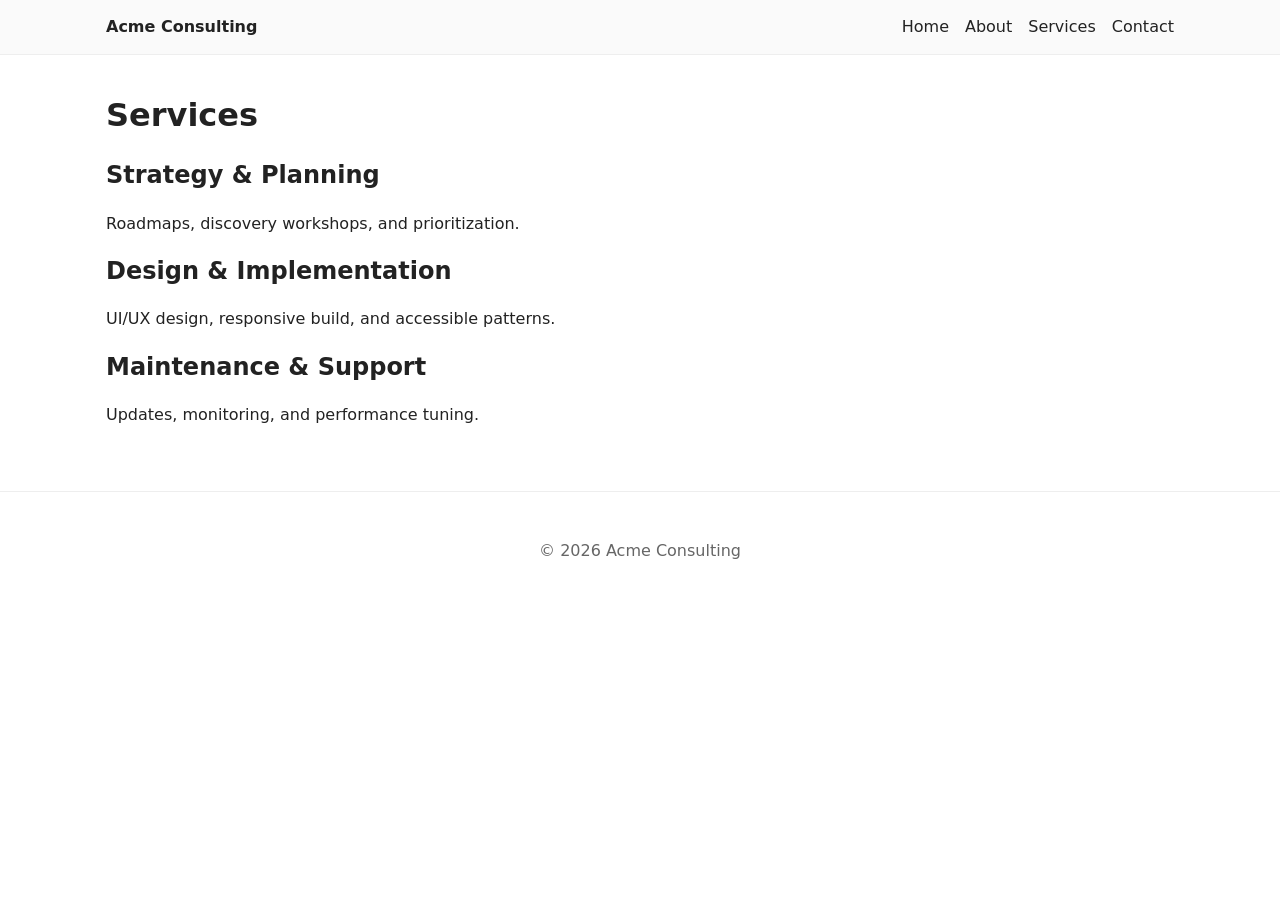
<file: Task4/services.html>
<!doctype html>
<html lang="en">
<head>
  <meta charset="utf-8" />
  <meta name="viewport" content="width=device-width,initial-scale=1" />
  <title>Services — Acme Consulting</title>
  <link rel="stylesheet" href="css/style.css">
</head>
<body>
  <header class="site-header">
    <div class="container header-inner">
      <a class="brand" href="index.html">Acme Consulting</a>
      <button class="nav-toggle" aria-label="Open navigation">☰</button>
      <nav class="nav" id="main-nav">
        <a href="index.html">Home</a>
        <a href="about.html">About</a>
        <a href="services.html">Services</a>
        <a href="contact.html">Contact</a>
      </nav>
    </div>
  </header>

  <main class="container">
    <h1>Services</h1>
    <section class="service-list">
      <article>
        <h2>Strategy & Planning</h2>
        <p>Roadmaps, discovery workshops, and prioritization.</p>
      </article>
      <article>
        <h2>Design & Implementation</h2>
        <p>UI/UX design, responsive build, and accessible patterns.</p>
      </article>
      <article>
        <h2>Maintenance & Support</h2>
        <p>Updates, monitoring, and performance tuning.</p>
      </article>
    </section>
  </main>

  <footer class="site-footer">
    <div class="container">
      <p>© <span id="year"></span> Acme Consulting</p>
    </div>
  </footer>

  <script src="js/script.js"></script>
</body>
</html>
</file>
<file: Task2/style.css>
* {
  margin: 0;
  padding: 0;
  box-sizing: border-box;
}

:root {
  --bg: #eef4f1;
  --surface: rgba(255, 255, 255, 0.84);
  --surface-strong: #ffffff;
  --text: #19313a;
  --muted: #5f7480;
  --primary: #0f766e;
  --primary-dark: #0b4d49;
  --accent: #d97706;
  --border: rgba(25, 49, 58, 0.12);
  --shadow: 0 20px 45px rgba(19, 32, 38, 0.12);
}

html {
  scroll-behavior: smooth;
}

body {
  font-family: 'Inter', sans-serif;
  color: var(--text);
  background:
    radial-gradient(circle at top left, rgba(15, 118, 110, 0.14), transparent 28%),
    radial-gradient(circle at bottom right, rgba(217, 119, 6, 0.12), transparent 32%),
    var(--bg);
  line-height: 1.65;
  min-height: 100vh;
}

img {
  max-width: 100%;
  display: block;
}

a {
  color: var(--primary);
  text-decoration: none;
  transition: color 0.2s ease, transform 0.2s ease, opacity 0.2s ease;
}

a:hover,
a:focus-visible {
  color: var(--accent);
}

.container {
  width: min(1120px, calc(100% - 2rem));
  margin-inline: auto;
}

.site-header {
  position: sticky;
  top: 0;
  z-index: 10;
  backdrop-filter: blur(16px);
  background: rgba(238, 244, 241, 0.8);
  border-bottom: 1px solid var(--border);
}

.header-inner {
  display: flex;
  align-items: center;
  justify-content: space-between;
  gap: 1rem;
  padding: 1rem 0;
}

.brand {
  display: inline-flex;
  align-items: center;
  gap: 0.9rem;
  color: var(--text);
}

.brand:hover {
  color: var(--text);
  transform: translateY(-1px);
}

.brand-mark {
  width: 2.75rem;
  height: 2.75rem;
  display: grid;
  place-items: center;
  border-radius: 999px;
  background: linear-gradient(135deg, var(--primary), var(--accent));
  color: #fff;
  font-weight: 800;
  box-shadow: var(--shadow);
}

.brand strong,
.brand small {
  display: block;
}

.brand small {
  color: var(--muted);
  font-size: 0.9rem;
}

.nav-list {
  list-style: none;
  display: flex;
  gap: 1.5rem;
}

.nav-list a {
  position: relative;
  font-weight: 600;
  color: var(--text);
}

.nav-list a::after {
  content: '';
  position: absolute;
  left: 0;
  bottom: -0.35rem;
  width: 100%;
  height: 2px;
  background: currentColor;
  transform: scaleX(0);
  transform-origin: left;
  transition: transform 0.2s ease;
}

.nav-list a:hover::after,
.nav-list a:focus-visible::after {
  transform: scaleX(1);
}

.hero {
  display: grid;
  grid-template-columns: minmax(0, 1.3fr) minmax(280px, 0.9fr);
  gap: 1.5rem;
  padding: 2.5rem 0 1.5rem;
}

.card {
  background: var(--surface);
  border: 1px solid var(--border);
  border-radius: 1.5rem;
  box-shadow: var(--shadow);
  backdrop-filter: blur(10px);
}

.hero-copy,
.profile-card,
.section-panel,
.contact-card {
  padding: 1.6rem;
}

.eyebrow {
  display: inline-block;
  margin-bottom: 0.9rem;
  padding: 0.35rem 0.7rem;
  border-radius: 999px;
  background: rgba(15, 118, 110, 0.12);
  color: var(--primary-dark);
  font-size: 0.85rem;
  font-weight: 700;
  letter-spacing: 0.04em;
  text-transform: uppercase;
}

.hero h1 {
  font-size: clamp(2.2rem, 5vw, 4.3rem);
  line-height: 1.05;
  margin-bottom: 1rem;
}

.hero p,
.section-panel p,
.profile-card p,
.site-footer p {
  color: var(--muted);
}

.cta-row {
  display: flex;
  flex-wrap: wrap;
  gap: 0.9rem;
  margin-top: 1.5rem;
}

.button {
  display: inline-flex;
  align-items: center;
  justify-content: center;
  min-height: 3rem;
  padding: 0.85rem 1.2rem;
  border-radius: 999px;
  font-weight: 700;
  border: 1px solid transparent;
  transition: transform 0.2s ease, box-shadow 0.2s ease, background-color 0.2s ease, color 0.2s ease;
}

.button:hover,
.button:focus-visible {
  transform: translateY(-2px);
}

.button.primary {
  background: linear-gradient(135deg, var(--primary), #159b91);
  color: #fff;
  box-shadow: 0 12px 28px rgba(15, 118, 110, 0.28);
}

.button.primary:hover,
.button.primary:focus-visible {
  color: #fff;
  box-shadow: 0 16px 34px rgba(15, 118, 110, 0.34);
}

.button.secondary {
  background: rgba(255, 255, 255, 0.56);
  color: var(--text);
  border-color: var(--border);
}

.profile-card {
  display: flex;
  flex-direction: column;
  gap: 1rem;
}

.profile-card img {
  border-radius: 1rem;
  border: 1px solid var(--border);
  background: var(--surface-strong);
}

.external-links {
  display: flex;
  gap: 1rem;
  flex-wrap: wrap;
}

.external-links a {
  font-weight: 700;
}

.content-section {
  padding: 1.5rem 0 0;
}

.content-section h2 {
  font-size: 1.8rem;
  margin-bottom: 1rem;
}

.section-panel {
  display: grid;
  gap: 1rem;
}

.skills-list {
  list-style: none;
  display: grid;
  grid-template-columns: repeat(3, minmax(0, 1fr));
  gap: 1rem;
}

.skills-list li {
  background: rgba(255, 255, 255, 0.82);
  border: 1px solid var(--border);
  border-radius: 1rem;
  padding: 1rem 1.1rem;
  box-shadow: 0 10px 24px rgba(19, 32, 38, 0.06);
}

.contact-grid {
  display: grid;
  grid-template-columns: minmax(0, 0.95fr) minmax(0, 1.05fr);
  gap: 1.25rem;
}

.contact-card form {
  display: grid;
  gap: 1rem;
}

.field {
  display: grid;
  gap: 0.45rem;
}

label {
  font-weight: 700;
}

input,
textarea {
  width: 100%;
  border: 1px solid var(--border);
  border-radius: 0.9rem;
  padding: 0.9rem 1rem;
  font: inherit;
  background: rgba(255, 255, 255, 0.92);
  color: var(--text);
  transition: border-color 0.2s ease, box-shadow 0.2s ease, transform 0.2s ease;
}

textarea {
  min-height: 9rem;
  resize: vertical;
}

input:focus,
textarea:focus {
  outline: none;
  border-color: rgba(15, 118, 110, 0.55);
  box-shadow: 0 0 0 4px rgba(15, 118, 110, 0.12);
}

.site-footer {
  padding: 2rem 0 2.5rem;
  text-align: center;
}

@media (max-width: 900px) {
  .hero,
  .contact-grid,
  .skills-list {
    grid-template-columns: 1fr;
  }

  .header-inner {
    flex-direction: column;
    align-items: flex-start;
  }
}

@media (max-width: 640px) {
  .container {
    width: min(100% - 1.2rem, 1120px);
  }

  .nav-list {
    gap: 1rem;
    flex-wrap: wrap;
  }

  .hero-copy,
  .profile-card,
  .section-panel,
  .contact-card {
    padding: 1.25rem;
  }

  .cta-row,
  .external-links {
    flex-direction: column;
    align-items: stretch;
  }

  .button {
    width: 100%;
  }
}
</file>
<file: Task3/style.css>
* {
  margin: 0;
  padding: 0;
  box-sizing: border-box;
}

:root {
  color-scheme: light;
  --bg: #eef4f1;
  --bg-accent: rgba(15, 118, 110, 0.14);
  --surface: rgba(255, 255, 255, 0.84);
  --surface-strong: #ffffff;
  --text: #19313a;
  --muted: #5f7480;
  --primary: #0f766e;
  --primary-dark: #0b4d49;
  --accent: #d97706;
  --accent-soft: rgba(217, 119, 6, 0.14);
  --border: rgba(25, 49, 58, 0.12);
  --shadow: 0 20px 45px rgba(19, 32, 38, 0.12);
}

body.dark-mode {
  color-scheme: dark;
  --bg: #0f1720;
  --bg-accent: rgba(45, 212, 191, 0.08);
  --surface: rgba(15, 23, 32, 0.84);
  --surface-strong: #16202b;
  --text: #e7eef3;
  --muted: #95a4b1;
  --primary: #4dd4c8;
  --primary-dark: #7de4db;
  --accent: #f4b860;
  --accent-soft: rgba(244, 184, 96, 0.14);
  --border: rgba(231, 238, 243, 0.1);
  --shadow: 0 24px 54px rgba(2, 8, 14, 0.38);
}

html {
  scroll-behavior: smooth;
}

body {
  font-family: 'Inter', sans-serif;
  color: var(--text);
  background:
    radial-gradient(circle at top left, var(--bg-accent), transparent 28%),
    radial-gradient(circle at bottom right, var(--accent-soft), transparent 32%),
    var(--bg);
  line-height: 1.65;
  min-height: 100vh;
}

img {
  max-width: 100%;
  display: block;
}

button,
input,
textarea {
  font: inherit;
}

a {
  color: var(--primary);
  text-decoration: none;
  transition: color 0.2s ease, transform 0.2s ease, opacity 0.2s ease;
}

a:hover,
a:focus-visible {
  color: var(--accent);
}

button {
  cursor: pointer;
}

.container {
  width: min(1120px, calc(100% - 2rem));
  margin-inline: auto;
}

.page-shell {
  position: relative;
  overflow: clip;
}

.site-header {
  position: sticky;
  top: 0;
  z-index: 20;
  backdrop-filter: blur(16px);
  background: color-mix(in srgb, var(--bg) 82%, transparent);
  border-bottom: 1px solid var(--border);
}

.header-inner {
  display: flex;
  align-items: center;
  justify-content: space-between;
  gap: 1rem;
  padding: 1rem 0;
}

.brand {
  display: inline-flex;
  align-items: center;
  gap: 0.9rem;
  color: var(--text);
}

.brand:hover {
  color: var(--text);
  transform: translateY(-1px);
}

.brand-mark {
  width: 2.75rem;
  height: 2.75rem;
  display: grid;
  place-items: center;
  border-radius: 999px;
  background: linear-gradient(135deg, var(--primary), var(--accent));
  color: #fff;
  font-weight: 800;
  box-shadow: var(--shadow);
}

.brand strong,
.brand small {
  display: block;
}

.brand small {
  color: var(--muted);
  font-size: 0.9rem;
}

.nav-list {
  list-style: none;
  display: flex;
  gap: 1.4rem;
}

.nav-list a {
  position: relative;
  font-weight: 600;
  color: var(--text);
}

.nav-list a::after {
  content: '';
  position: absolute;
  left: 0;
  bottom: -0.35rem;
  width: 100%;
  height: 2px;
  background: currentColor;
  transform: scaleX(0);
  transform-origin: left;
  transition: transform 0.2s ease;
}

.nav-list a:hover::after,
.nav-list a:focus-visible::after {
  transform: scaleX(1);
}

.theme-toggle,
.icon-button,
.text-button {
  border: 1px solid var(--border);
  background: var(--surface);
  color: var(--text);
  border-radius: 999px;
  transition: transform 0.2s ease, box-shadow 0.2s ease, background-color 0.2s ease;
}

.theme-toggle,
.text-button {
  display: inline-flex;
  align-items: center;
  gap: 0.5rem;
  padding: 0.8rem 1rem;
  box-shadow: var(--shadow);
}

.theme-toggle:hover,
.theme-toggle:focus-visible,
.icon-button:hover,
.icon-button:focus-visible,
.text-button:hover,
.text-button:focus-visible {
  transform: translateY(-2px);
}

.theme-toggle-icon {
  font-size: 1rem;
}

.hero {
  display: grid;
  grid-template-columns: minmax(0, 1.3fr) minmax(280px, 0.9fr);
  gap: 1.5rem;
  padding: 2.5rem 0 1.5rem;
}

.card {
  background: var(--surface);
  border: 1px solid var(--border);
  border-radius: 1.5rem;
  box-shadow: var(--shadow);
  backdrop-filter: blur(10px);
}

.reveal {
  animation: rise 0.7s ease both;
}

.hero-copy,
.profile-card,
.section-panel,
.contact-card,
.panel,
.slider {
  padding: 1.6rem;
}

.eyebrow {
  display: inline-block;
  margin-bottom: 0.9rem;
  padding: 0.35rem 0.7rem;
  border-radius: 999px;
  background: rgba(15, 118, 110, 0.12);
  color: var(--primary-dark);
  font-size: 0.85rem;
  font-weight: 700;
  letter-spacing: 0.04em;
  text-transform: uppercase;
}

.hero h1 {
  font-size: clamp(2.2rem, 5vw, 4.3rem);
  line-height: 1.05;
  margin-bottom: 1rem;
}

.hero p,
.section-panel p,
.profile-card p,
.site-footer p,
.section-heading p,
.panel p,
.slide figcaption span,
.status-message {
  color: var(--muted);
}

.cta-row {
  display: flex;
  flex-wrap: wrap;
  gap: 0.9rem;
  margin-top: 1.5rem;
}

.button {
  display: inline-flex;
  align-items: center;
  justify-content: center;
  min-height: 3rem;
  padding: 0.85rem 1.2rem;
  border-radius: 999px;
  font-weight: 700;
  border: 1px solid transparent;
  transition: transform 0.2s ease, box-shadow 0.2s ease, background-color 0.2s ease, color 0.2s ease;
}

.button:hover,
.button:focus-visible {
  transform: translateY(-2px);
}

.button.primary {
  background: linear-gradient(135deg, var(--primary), color-mix(in srgb, var(--primary) 70%, #159b91));
  color: #fff;
  box-shadow: 0 12px 28px rgba(15, 118, 110, 0.28);
}

.button.primary:hover,
.button.primary:focus-visible {
  color: #fff;
  box-shadow: 0 16px 34px rgba(15, 118, 110, 0.34);
}

.button.secondary {
  background: color-mix(in srgb, var(--surface) 72%, white);
  color: var(--text);
  border-color: var(--border);
}

.hero-metrics {
  display: grid;
  grid-template-columns: repeat(3, minmax(0, 1fr));
  gap: 0.9rem;
  margin-top: 1.5rem;
}

.hero-metrics article {
  padding: 1rem;
  border-radius: 1rem;
  background: color-mix(in srgb, var(--surface-strong) 84%, transparent);
  border: 1px solid var(--border);
}

.hero-metrics strong {
  display: block;
  font-size: 1.4rem;
}

.hero-metrics span {
  color: var(--muted);
  font-size: 0.92rem;
}

.profile-card {
  display: flex;
  flex-direction: column;
  gap: 1rem;
}

.profile-card img {
  border-radius: 1rem;
  border: 1px solid var(--border);
  background: var(--surface-strong);
}

.hidden-bio {
  border-left: 3px solid var(--primary);
  padding-left: 1rem;
}

.external-links {
  display: flex;
  gap: 1rem;
  flex-wrap: wrap;
}

.external-links a {
  font-weight: 700;
}

.content-section {
  padding: 1.5rem 0 0;
}

.content-section h2 {
  font-size: 1.8rem;
}

.section-heading {
  display: flex;
  align-items: end;
  justify-content: space-between;
  gap: 1rem;
  margin-bottom: 1rem;
}

.section-panel,
.panel {
  display: grid;
  gap: 1rem;
}

.slider-controls {
  display: inline-flex;
  gap: 0.6rem;
}

.icon-button {
  width: 2.75rem;
  height: 2.75rem;
  display: grid;
  place-items: center;
  font-weight: 800;
}

.slider {
  overflow: hidden;
}

.slider-track {
  display: grid;
  grid-auto-flow: column;
  grid-auto-columns: 100%;
  transition: transform 0.45s ease;
}

.slide {
  display: grid;
  gap: 1rem;
}

.slide img {
  width: 100%;
  border-radius: 1rem;
  border: 1px solid var(--border);
}

.slide figcaption strong {
  display: block;
  margin-bottom: 0.2rem;
}

.tasks-grid {
  display: grid;
  grid-template-columns: minmax(0, 0.95fr) minmax(0, 1.05fr);
  gap: 1.25rem;
}

.todo-form {
  display: grid;
  grid-template-columns: minmax(0, 1fr) auto;
  gap: 0.75rem;
}

.todo-form input,
input,
textarea {
  width: 100%;
  border: 1px solid var(--border);
  border-radius: 0.9rem;
  padding: 0.9rem 1rem;
  background: color-mix(in srgb, var(--surface-strong) 92%, transparent);
  color: var(--text);
  transition: border-color 0.2s ease, box-shadow 0.2s ease, transform 0.2s ease;
}

textarea {
  min-height: 9rem;
  resize: vertical;
}

input:focus,
textarea:focus {
  outline: none;
  border-color: rgba(15, 118, 110, 0.55);
  box-shadow: 0 0 0 4px rgba(15, 118, 110, 0.12);
}

.todo-list {
  list-style: none;
  display: grid;
  gap: 0.75rem;
}

.todo-item {
  display: flex;
  align-items: center;
  justify-content: space-between;
  gap: 1rem;
  padding: 0.9rem 1rem;
  border-radius: 1rem;
  background: color-mix(in srgb, var(--surface-strong) 88%, transparent);
  border: 1px solid var(--border);
}

.todo-item button {
  border: 1px solid var(--border);
  background: transparent;
  color: var(--text);
  border-radius: 999px;
  padding: 0.5rem 0.8rem;
}

.skills-list {
  list-style: none;
  display: grid;
  grid-template-columns: repeat(3, minmax(0, 1fr));
  gap: 1rem;
}

.skills-list li {
  background: color-mix(in srgb, var(--surface-strong) 84%, transparent);
  border: 1px solid var(--border);
  border-radius: 1rem;
  padding: 1rem 1.1rem;
  box-shadow: 0 10px 24px rgba(19, 32, 38, 0.06);
}

.contact-grid {
  display: grid;
  grid-template-columns: minmax(0, 0.95fr) minmax(0, 1.05fr);
  gap: 1.25rem;
}

.contact-card form {
  display: grid;
  gap: 1rem;
}

.field {
  display: grid;
  gap: 0.45rem;
}

label {
  font-weight: 700;
}

.field-error {
  min-height: 1.1rem;
  color: #dc2626;
  font-size: 0.92rem;
}

body.dark-mode .field-error {
  color: #fca5a5;
}

.status-message {
  min-height: 1.5rem;
  font-weight: 600;
}

.status-message.is-success {
  color: #047857;
}

body.dark-mode .status-message.is-success {
  color: #6ee7b7;
}

.status-message.is-error {
  color: #b91c1c;
}

body.dark-mode .status-message.is-error {
  color: #fca5a5;
}

.sr-only {
  position: absolute;
  width: 1px;
  height: 1px;
  padding: 0;
  margin: -1px;
  overflow: hidden;
  clip: rect(0, 0, 0, 0);
  white-space: nowrap;
  border: 0;
}

.site-footer {
  padding: 2rem 0 2.5rem;
  text-align: center;
}

@keyframes rise {
  from {
    opacity: 0;
    transform: translateY(18px);
  }

  to {
    opacity: 1;
    transform: translateY(0);
  }
}

@media (max-width: 980px) {
  .hero,
  .tasks-grid,
  .contact-grid,
  .skills-list {
    grid-template-columns: 1fr;
  }

  .section-heading,
  .header-inner {
    flex-direction: column;
    align-items: flex-start;
  }

  .hero-metrics {
    grid-template-columns: 1fr;
  }
}

@media (max-width: 640px) {
  .container {
    width: min(100% - 1.2rem, 1120px);
  }

  .nav-list {
    gap: 1rem;
    flex-wrap: wrap;
  }

  .hero-copy,
  .profile-card,
  .section-panel,
  .contact-card,
  .panel,
  .slider {
    padding: 1.25rem;
  }

  .cta-row,
  .external-links,
  .todo-form {
    grid-template-columns: 1fr;
  }

  .todo-form {
    display: grid;
  }

  .button,
  .theme-toggle {
    width: 100%;
  }
}
</file>
<file: Task4/css/style.css>
/* Mobile-first responsive styles */
:root{
  --color-bg:#ffffff;
  --color-accent:#0b76ef;
  --color-text:#222;
  --container-width:1100px;
  --max-width:1100px;
}
*{box-sizing:border-box}
body{font-family:system-ui,-apple-system,Segoe UI,Roboto,Arial;line-height:1.4;color:var(--color-text);background:var(--color-bg);margin:0}
.container{max-width:var(--container-width);margin:0 auto;padding:1rem}
.site-header{background:#fafafa;border-bottom:1px solid #eee}
.header-inner{display:flex;align-items:center;justify-content:space-between}
.brand{font-weight:700;color:var(--color-text);text-decoration:none}
.nav{display:none;gap:1rem}
.nav a{color:var(--color-text);text-decoration:none}
.nav-toggle{background:none;border:0;font-size:1.2rem}
.hero{padding:3rem 0;text-align:center;background:linear-gradient(180deg,#f6fbff,#fff)}
.hero h1{margin:0 0 .5rem;font-size:1.5rem}
.hero p{margin:.25rem 0}
.btn{display:inline-block;background:var(--color-accent);color:#fff;padding:.6rem 1rem;border-radius:6px;text-decoration:none}
.muted{color:#555}
.services-preview h2{margin-top:0}
.cards{display:grid;grid-template-columns:1fr;gap:1rem}
.card{padding:1rem;border:1px solid #eee;border-radius:8px;background:#fff}
.card-media{font-size:2rem}
.about-snip{padding:2rem 0}
.site-footer{border-top:1px solid #eee;padding:1rem 0;margin-top:2rem;text-align:center;color:#666}

/* Forms */
form{max-width:640px}
label{display:block;margin-top:1rem}
input,textarea{width:100%;padding:.6rem;border:1px solid #ccc;border-radius:6px}
.form-actions{margin-top:1rem}

/* Larger screens */
@media(min-width:700px){
  .hero h1{font-size:2rem}
  .cards{grid-template-columns:repeat(3,1fr)}
  .nav{display:flex}
  .nav-toggle{display:none}
}

/* Accessibility helpers */
[role="status"]{margin-top:1rem;color:green}
</file>
<file: Task5/css/main.css>
:root{
  --bg: #ffffff;
  --text: #111827;
  --muted: #6b7280;
  --primary: #4361ee;
  --accent: #f72585;
  --gap: 1rem;
  --container: 1100px;
}

/* Dark theme overrides applied when .dark-theme on body */
.dark-theme{
  --bg: #0b1220;
  --text: #e6eef8;
  --muted: #9aa6b2;
  --primary: #7aa2ff;
  --accent: #ff6bcb;
}

*{box-sizing:border-box}
html,body{height:100%}
body{margin:0;font-family:Inter,system-ui,Segoe UI,Roboto,Arial;color:var(--text);background:var(--bg);line-height:1.5}
.container{max-width:var(--container);margin:0 auto;padding:1rem}

.header{background:transparent;padding:.75rem 0}
.header__inner{display:flex;align-items:center;justify-content:space-between;gap:var(--gap)}
.brand{font-weight:700;color:var(--text);text-decoration:none}
.nav__item{margin-left:1rem;color:var(--muted);text-decoration:none}
.btn{padding:.5rem .75rem;border-radius:8px;border:1px solid transparent;background:var(--primary);color:#fff}
.btn--ghost{background:transparent;border:1px solid rgba(0,0,0,.08);color:var(--text)}

.hero{padding:2rem 0;text-align:center}
.hero__title{margin:0;font-size:1.6rem}
.hero__lead{color:var(--muted);margin-top:.5rem}

.section__title{font-size:1.25rem;margin-bottom:.5rem}

.site-footer{padding:2rem 0;text-align:center;color:var(--muted)}

/* utilities following BEM-like naming */
.u-hidden{position:absolute;height:1px;width:1px;overflow:hidden;clip:rect(1px,1px,1px,1px)}

/* Year injection */
#year{font-weight:600}
</file>
<file: Task5/css/layout.css>
/* Layout and Grid rules */
.portfolio{padding:2rem 0}
.portfolio-grid{display:grid;grid-template-columns:repeat(auto-fit,minmax(220px,1fr));gap:1.25rem;align-items:start}

.project-card{background:linear-gradient(180deg,rgba(255,255,255,0.02),transparent);border-radius:12px;overflow:hidden;display:flex;flex-direction:column;box-shadow:0 6px 18px rgba(0,0,0,0.06);transition:transform .25s ease,box-shadow .25s ease}
.project-card:hover{transform:translateY(-6px);box-shadow:0 14px 36px rgba(0,0,0,0.12)}
.project-card__media img{display:block;width:100%;height:160px;object-fit:cover}
.project-card__body{padding:1rem}
.project-card__title{margin:0 0 .5rem;font-size:1.05rem}
.project-card__desc{margin:0;color:var(--muted)}

/* Larger featured card spans two columns on wider screens */
.project-card--large{grid-column:span 1}

@media(min-width:900px){
  .project-card--large{grid-column:span 2}
  .hero__title{font-size:2rem}
}

/* header nav layout */
.header__nav{display:flex;align-items:center}
</file>
<file: Task5/css/animations.css>
/* Animations and transitions */
.project-card{animation:fadeInUp .45s ease both}

@keyframes fadeInUp{
  from{opacity:0;transform:translateY(20px)}
  to{opacity:1;transform:none}
}

/* subtle focus styles */
.nav__item:focus,.btn:focus,.project-card:focus{outline:3px solid rgba(67,97,238,0.18);outline-offset:3px}

.project-card__media img{transition:transform .35s ease}
.project-card:hover .project-card__media img{transform:scale(1.03)}
</file>
<file: Task6/css/styles.css>
:root {
  color-scheme: light;
  --bg: #07111f;
  --bg-elevated: rgba(10, 18, 32, 0.78);
  --panel: rgba(14, 24, 42, 0.82);
  --panel-border: rgba(255, 255, 255, 0.08);
  --text: #f3f7ff;
  --muted: #a5b4cf;
  --accent: #7dd3fc;
  --accent-strong: #38bdf8;
  --success: #34d399;
  --warning: #fbbf24;
  --danger: #fb7185;
  --shadow: 0 30px 90px rgba(1, 6, 16, 0.45);
  --radius-xl: 30px;
  --radius-lg: 22px;
  --radius-md: 16px;
  --radius-sm: 12px;
  --container: 1180px;
}

* {
  box-sizing: border-box;
}

html {
  scroll-behavior: smooth;
}

body {
  margin: 0;
  min-height: 100vh;
  font-family: 'Inter', system-ui, sans-serif;
  color: var(--text);
  background:
    radial-gradient(circle at top left, rgba(56, 189, 248, 0.24), transparent 30%),
    radial-gradient(circle at top right, rgba(59, 130, 246, 0.18), transparent 28%),
    linear-gradient(160deg, #050b14 0%, #0b1629 52%, #0f223d 100%);
}

body::before {
  content: '';
  position: fixed;
  inset: 0;
  pointer-events: none;
  background-image: linear-gradient(rgba(255, 255, 255, 0.04) 1px, transparent 1px), linear-gradient(90deg, rgba(255, 255, 255, 0.04) 1px, transparent 1px);
  background-size: 36px 36px;
  mask-image: linear-gradient(to bottom, rgba(0, 0, 0, 0.24), transparent 80%);
}

button,
input {
  font: inherit;
}

button {
  cursor: pointer;
}

img {
  max-width: 100%;
  display: block;
}

.sr-only {
  position: absolute;
  width: 1px;
  height: 1px;
  padding: 0;
  margin: -1px;
  overflow: hidden;
  clip: rect(0, 0, 0, 0);
  white-space: nowrap;
  border: 0;
}

.page-shell {
  width: min(var(--container), calc(100% - 2rem));
  margin: 0 auto;
  padding: 1rem 0 3rem;
}

.topbar {
  display: flex;
  align-items: center;
  justify-content: space-between;
  gap: 1rem;
  padding: 0.5rem 0 1.25rem;
}

.brand {
  font-family: 'Space Grotesk', sans-serif;
  font-size: 1.15rem;
  font-weight: 700;
  color: var(--text);
  text-decoration: none;
  letter-spacing: 0.02em;
}

.topbar__actions {
  display: flex;
  flex-wrap: wrap;
  gap: 0.75rem;
  justify-content: flex-end;
}

.chip,
.search-bar__button,
.favorite-toggle {
  border: 1px solid var(--panel-border);
  border-radius: 999px;
  background: rgba(255, 255, 255, 0.06);
  color: var(--text);
  transition: transform 180ms ease, background 180ms ease, border-color 180ms ease, box-shadow 180ms ease;
}

.chip,
.favorite-toggle {
  padding: 0.78rem 1rem;
  min-height: 2.8rem;
}

.chip:hover,
.search-bar__button:hover,
.favorite-toggle:hover {
  transform: translateY(-1px);
  border-color: rgba(125, 211, 252, 0.35);
  box-shadow: 0 12px 30px rgba(15, 23, 42, 0.24);
}

.chip--ghost {
  background: transparent;
}

.app-shell {
  display: grid;
  gap: 1rem;
}

.panel {
  background: linear-gradient(180deg, rgba(16, 24, 40, 0.9), rgba(9, 16, 31, 0.8));
  border: 1px solid var(--panel-border);
  border-radius: var(--radius-xl);
  box-shadow: var(--shadow);
  backdrop-filter: blur(18px);
}

.hero {
  padding: 1.4rem;
}

.hero__copy h1,
.panel__heading h2 {
  margin: 0;
  font-family: 'Space Grotesk', sans-serif;
  line-height: 1.05;
}

.hero__copy h1 {
  max-width: 14ch;
  font-size: clamp(2rem, 4.5vw, 4.35rem);
}

.hero__text,
.search-hint,
.side-panel__copy,
.status-message {
  color: var(--muted);
  margin: 0;
}

.eyebrow {
  margin: 0 0 0.65rem;
  color: var(--accent);
  font-size: 0.85rem;
  font-weight: 700;
  letter-spacing: 0.12em;
  text-transform: uppercase;
}

.search-bar {
  display: grid;
  gap: 0.75rem;
  margin-top: 1.5rem;
}

.search-bar input {
  width: 100%;
  min-height: 3.25rem;
  padding: 0.9rem 1rem;
  border: 1px solid rgba(148, 163, 184, 0.22);
  border-radius: 18px;
  color: var(--text);
  background: rgba(255, 255, 255, 0.06);
}

.search-bar input::placeholder {
  color: #8ea1c2;
}

.search-bar input:focus,
.chip:focus-visible,
.favorite-toggle:focus-visible,
.search-bar__button:focus-visible {
  outline: 3px solid rgba(125, 211, 252, 0.45);
  outline-offset: 2px;
}

.search-bar__button {
  padding: 0.9rem 1.1rem;
  min-height: 3.25rem;
  background: linear-gradient(135deg, var(--accent-strong), #0ea5e9);
  border: 0;
  font-weight: 700;
}

.search-hint {
  margin-top: 0.9rem;
  font-size: 0.95rem;
}

.grid-layout {
  display: grid;
  gap: 1rem;
}

.current-weather,
.forecast-panel,
.insights-panel,
.side-panel {
  padding: 1.25rem;
}

.panel__heading {
  display: flex;
  align-items: flex-start;
  justify-content: space-between;
  gap: 1rem;
  margin-bottom: 1rem;
}

.current-weather__body {
  display: grid;
  gap: 1rem;
  align-items: center;
  margin-bottom: 1.25rem;
}

.weather-mark {
  width: 92px;
  height: 92px;
  border-radius: 28px;
  display: grid;
  place-items: center;
  background: linear-gradient(145deg, rgba(56, 189, 248, 0.25), rgba(59, 130, 246, 0.05));
  border: 1px solid rgba(125, 211, 252, 0.2);
}

.weather-mark svg {
  width: 58px;
  height: 58px;
  color: var(--accent);
}

.temperature {
  margin: 0;
  font-family: 'Space Grotesk', sans-serif;
  font-size: clamp(3rem, 10vw, 5.4rem);
  font-weight: 700;
  letter-spacing: -0.05em;
}

.weather-summary {
  margin: 0.3rem 0 0;
  color: var(--muted);
  font-size: 1rem;
}

.favorite-toggle {
  background: rgba(125, 211, 252, 0.12);
  font-weight: 600;
}

.stats-grid {
  display: grid;
  grid-template-columns: repeat(2, minmax(0, 1fr));
  gap: 0.75rem;
  margin: 0;
}

.stat-card {
  padding: 0.95rem;
  border-radius: var(--radius-md);
  background: rgba(255, 255, 255, 0.04);
  border: 1px solid rgba(255, 255, 255, 0.05);
}

.stat-card dt {
  color: var(--muted);
  font-size: 0.88rem;
}

.stat-card dd {
  margin: 0.35rem 0 0;
  font-size: 1.2rem;
  font-weight: 700;
}

.favorites-list {
  display: flex;
  flex-wrap: wrap;
  gap: 0.75rem;
  margin-top: 1rem;
}

.favorite-chip {
  padding: 0.75rem 0.95rem;
  border-radius: 999px;
  border: 1px solid rgba(125, 211, 252, 0.18);
  background: rgba(255, 255, 255, 0.05);
  color: var(--text);
}

.favorite-chip:hover {
  background: rgba(125, 211, 252, 0.12);
}

.forecast-grid {
  display: grid;
  gap: 0.85rem;
}

.forecast-card {
  display: grid;
  grid-template-columns: auto 1fr auto;
  align-items: center;
  gap: 0.9rem;
  padding: 0.95rem 1rem;
  border-radius: var(--radius-md);
  background: rgba(255, 255, 255, 0.04);
  border: 1px solid rgba(255, 255, 255, 0.05);
}

.forecast-card__icon {
  width: 48px;
  height: 48px;
  border-radius: 16px;
  display: grid;
  place-items: center;
  background: rgba(125, 211, 252, 0.1);
}

.forecast-card__icon svg {
  width: 30px;
  height: 30px;
  color: var(--accent);
}

.forecast-card__day {
  margin: 0;
  font-weight: 700;
}

.forecast-card__meta {
  margin: 0.18rem 0 0;
  color: var(--muted);
  font-size: 0.92rem;
}

.forecast-card__range {
  margin: 0;
  font-family: 'Space Grotesk', sans-serif;
  font-size: 1.25rem;
  font-weight: 700;
}

.insights-panel {
  display: flex;
  align-items: center;
  justify-content: space-between;
  gap: 1rem;
}

.loading-overlay {
  position: fixed;
  inset: 0;
  display: grid;
  place-items: center;
  background: rgba(3, 8, 20, 0.6);
  backdrop-filter: blur(8px);
}

.loading-card {
  min-width: min(280px, calc(100% - 2rem));
  padding: 1.25rem 1.5rem;
  display: flex;
  align-items: center;
  gap: 0.9rem;
  border-radius: var(--radius-lg);
  background: rgba(8, 14, 28, 0.92);
  border: 1px solid rgba(255, 255, 255, 0.08);
  box-shadow: var(--shadow);
}

.loading-overlay[hidden] {
  display: none !important;
}

.loading-spinner {
  width: 1.1rem;
  height: 1.1rem;
  border-radius: 50%;
  border: 3px solid rgba(125, 211, 252, 0.2);
  border-top-color: var(--accent);
  animation: spin 900ms linear infinite;
}

@keyframes spin {
  to {
    transform: rotate(360deg);
  }
}

@media (min-width: 720px) {
  .hero {
    padding: 1.8rem;
  }

  .search-bar {
    grid-template-columns: 1fr auto;
    align-items: center;
    max-width: 680px;
  }

  .current-weather__body {
    grid-template-columns: auto 1fr;
  }

  .forecast-grid {
    grid-template-columns: repeat(2, minmax(0, 1fr));
  }
}

@media (min-width: 980px) {
  .grid-layout {
    grid-template-columns: minmax(0, 1.65fr) minmax(280px, 0.95fr);
    align-items: start;
  }

  .forecast-grid {
    grid-template-columns: repeat(5, minmax(0, 1fr));
  }

  .forecast-card {
    grid-template-columns: 1fr;
    justify-items: center;
    text-align: center;
    min-height: 180px;
  }

  .forecast-card__range {
    font-size: 1.4rem;
  }
}

@media (max-width: 560px) {
  .topbar {
    align-items: flex-start;
    flex-direction: column;
  }

  .topbar__actions {
    width: 100%;
    justify-content: flex-start;
  }

  .insights-panel {
    flex-direction: column;
    align-items: flex-start;
  }
}
</file>
